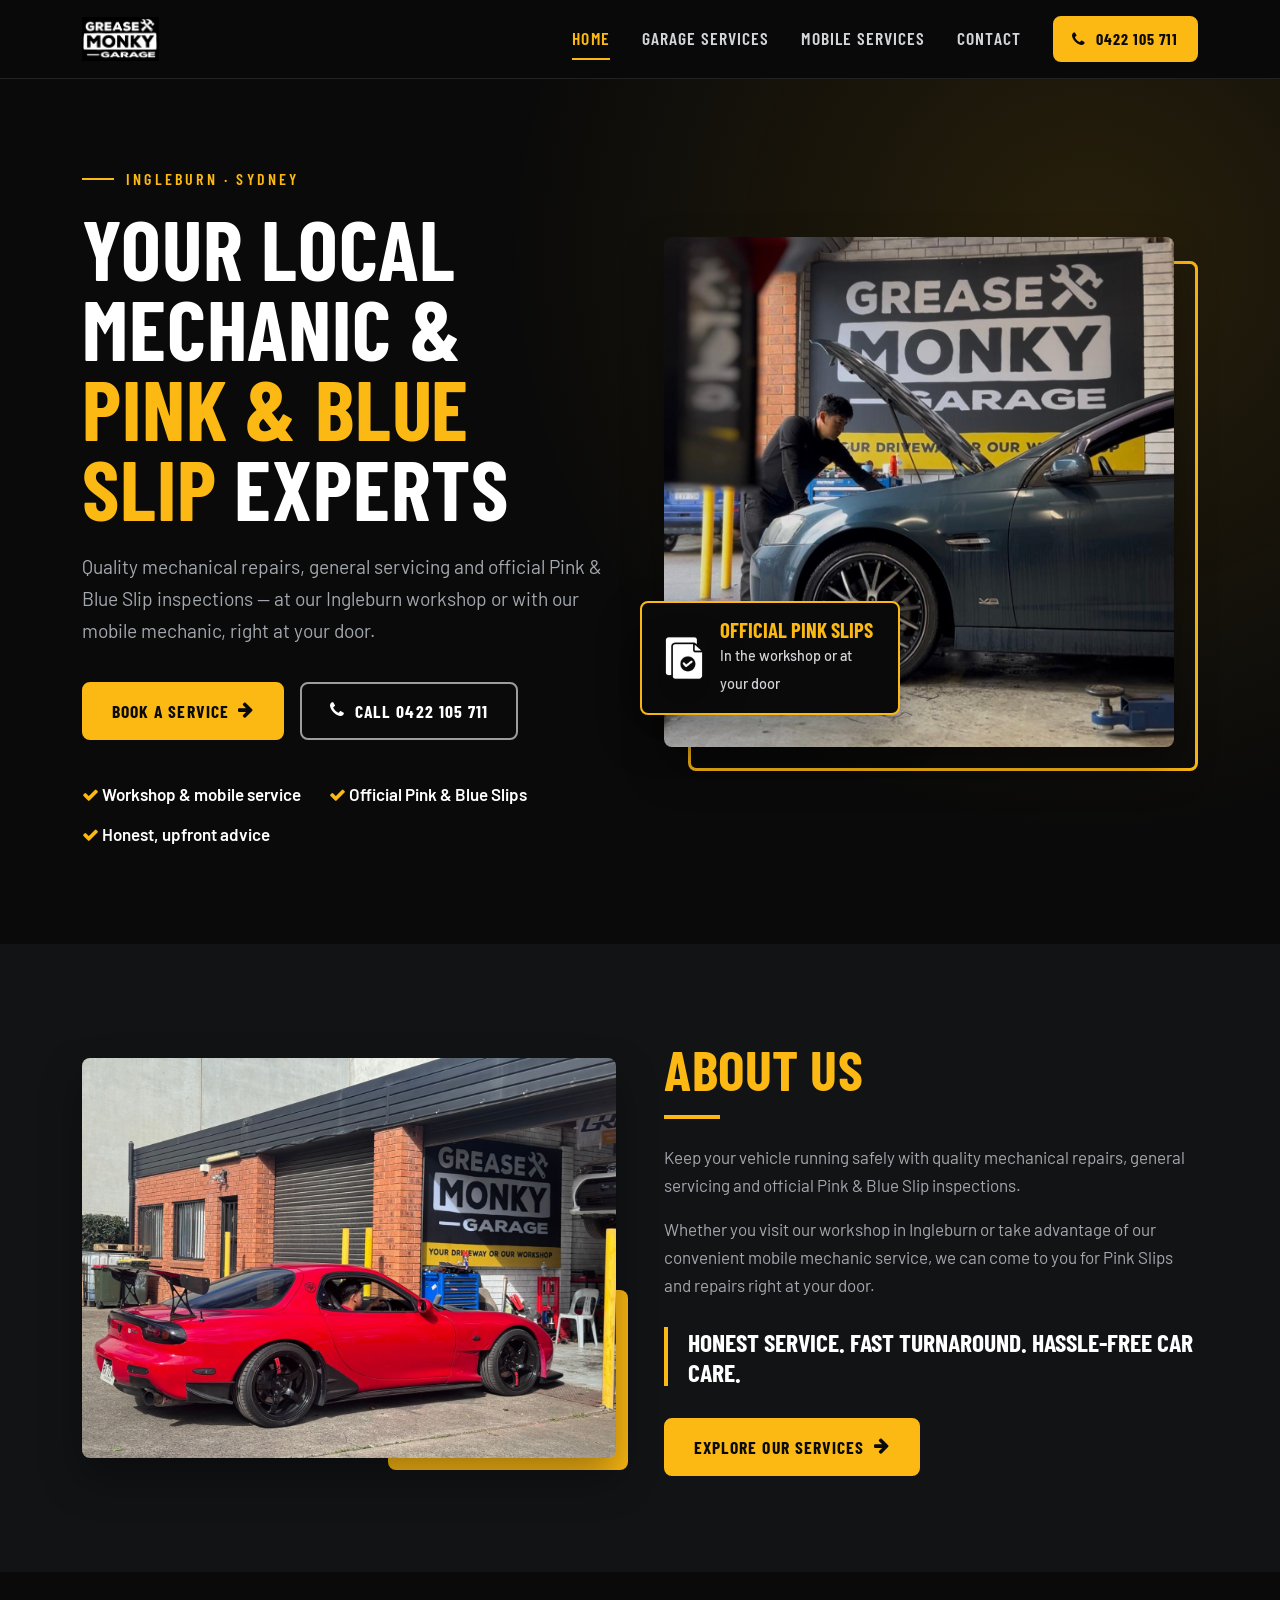
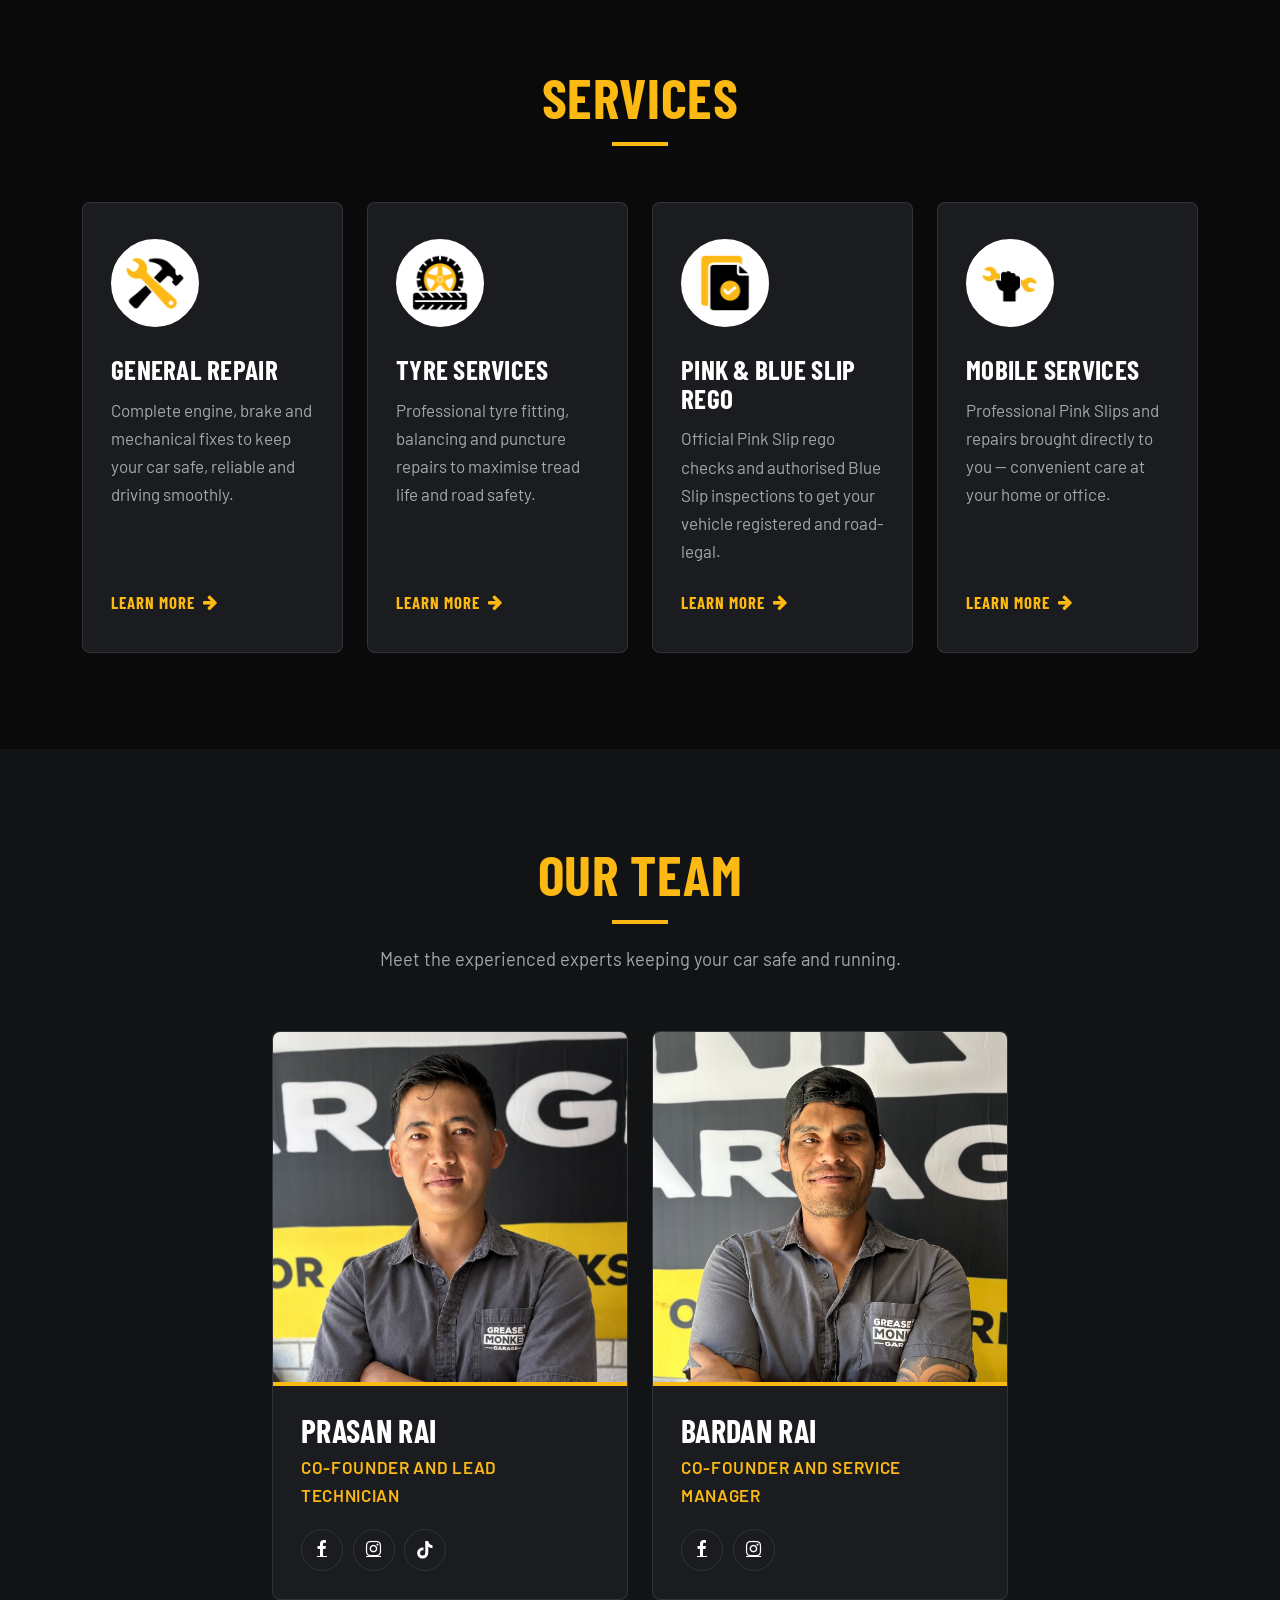
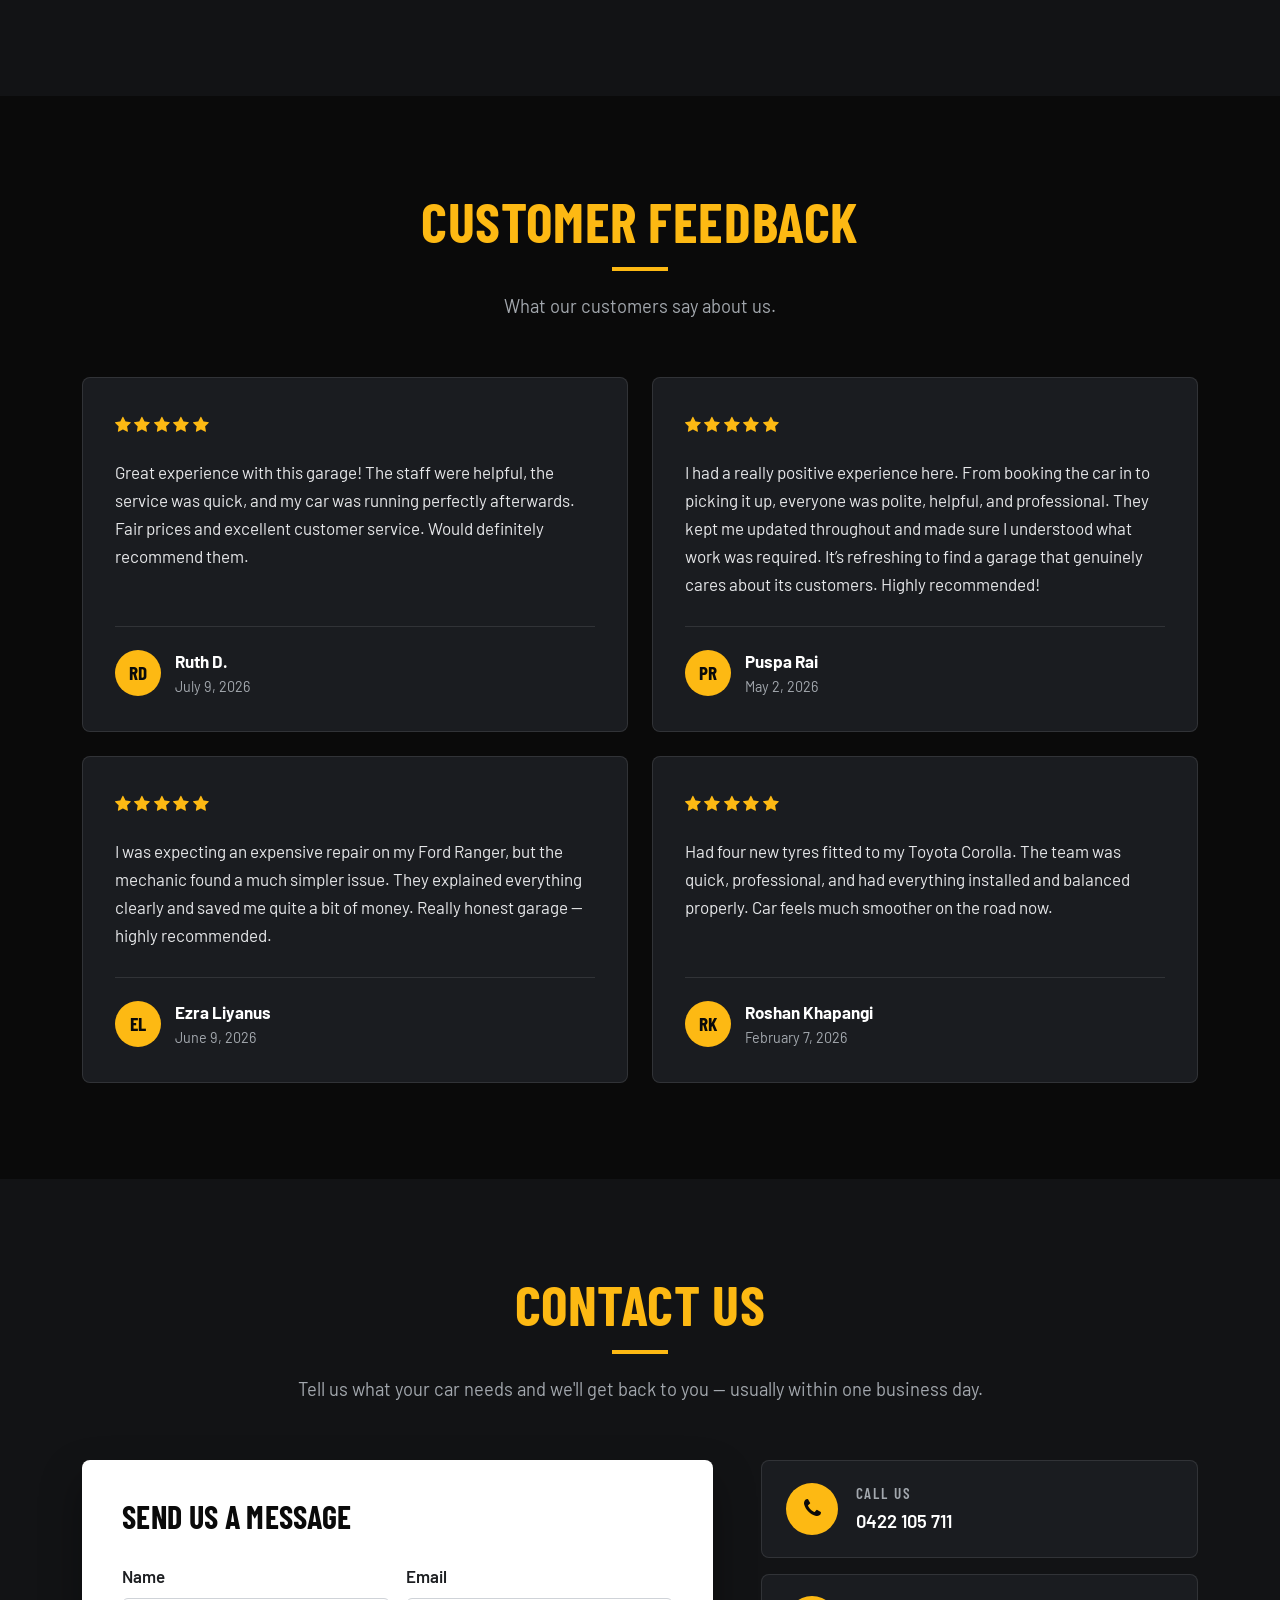
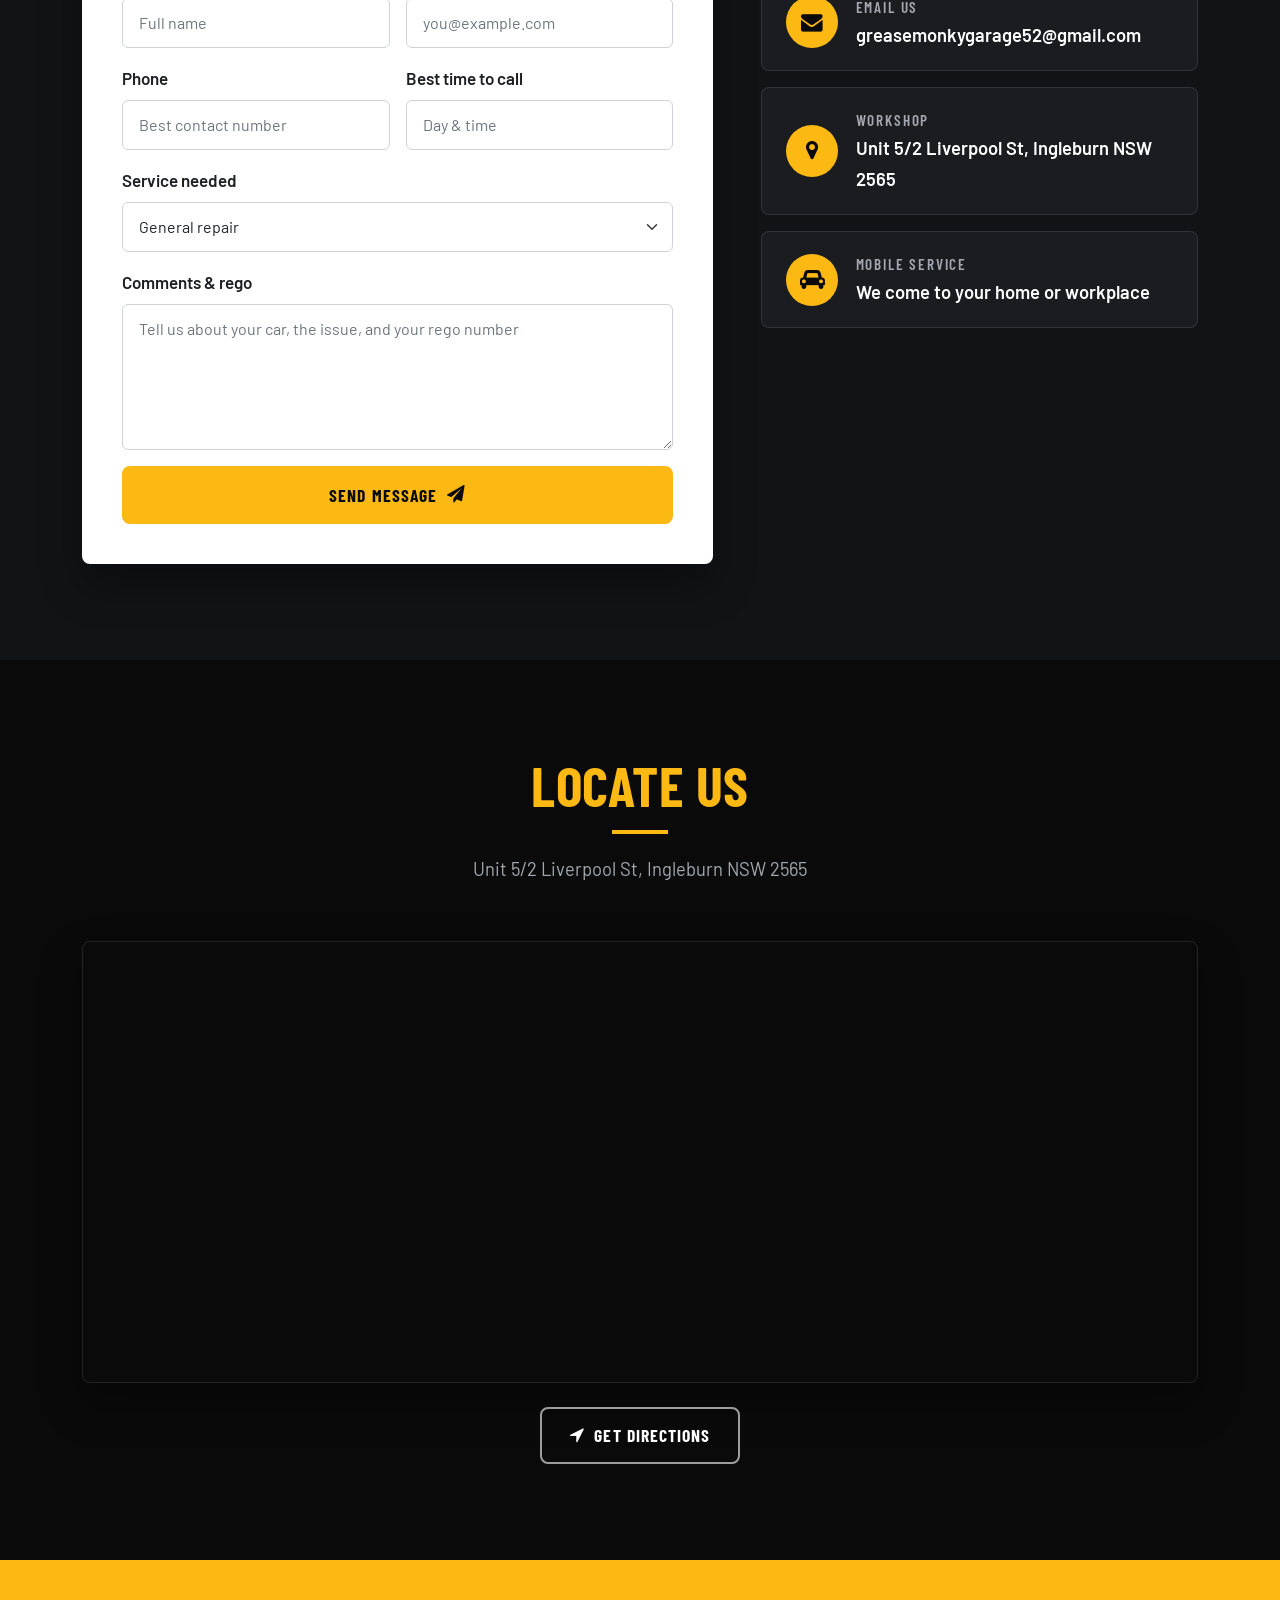
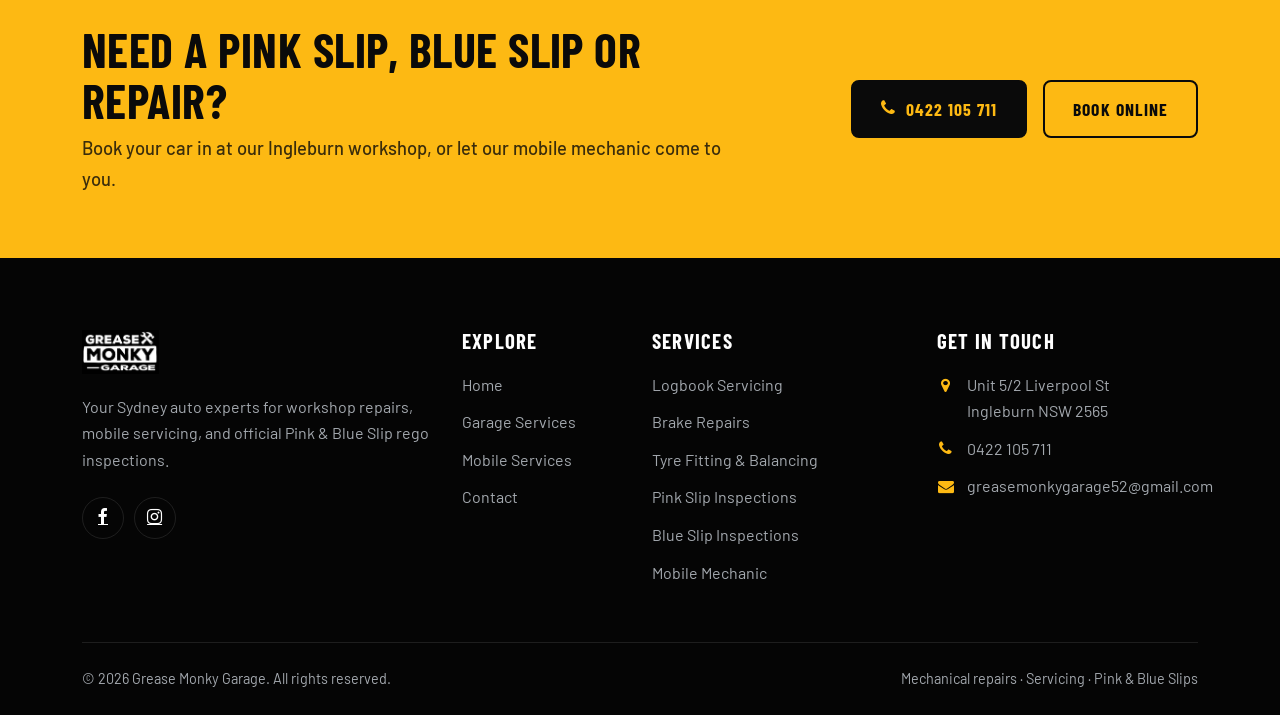
<file: index.html>
<!DOCTYPE html>
<html lang="en-AU">

<head>
    <meta charset="utf-8">
    <meta name="viewport" content="width=device-width, initial-scale=1">
    <title>Grease Monky Garage | Mechanic, Pink &amp; Blue Slips in Ingleburn, Sydney</title>
    <meta name="description" content="Mechanical repairs, general servicing and official Pink &amp; Blue Slip inspections in Ingleburn, Sydney. Visit our workshop or book our mobile mechanic to come to you.">
    <meta property="og:type" content="website">
    <meta property="og:title" content="Grease Monky Garage | Mechanic, Pink &amp; Blue Slips in Ingleburn">
    <meta property="og:description" content="Honest service. Fast turnaround. Hassle-free car care — in our workshop or at your door.">
    <meta property="og:image" content="https://www.greasemonkygarage.com/assets/img/home/hero-workshop.jpg">
    <link rel="icon" type="image/png" href="assets/img/icons/general-repair.png">
    <link rel="preconnect" href="https://fonts.googleapis.com">
    <link rel="preconnect" href="https://fonts.gstatic.com" crossorigin>
    <link rel="stylesheet" href="https://fonts.googleapis.com/css2?family=Barlow+Condensed:wght@600;700&amp;family=Barlow:wght@400;500;600;700&amp;display=swap">
    <link rel="stylesheet" href="assets/bootstrap/css/bootstrap.min.css">
    <link rel="stylesheet" href="assets/fonts/font-awesome.min.css">
    <link rel="stylesheet" href="assets/css/styles.css">
    <script type="application/ld+json">
    {
        "@context": "https://schema.org",
        "@type": "AutoRepair",
        "name": "Grease Monky Garage",
        "url": "https://www.greasemonkygarage.com/",
        "image": "https://www.greasemonkygarage.com/assets/img/home/hero-workshop.jpg",
        "telephone": "+61 422 105 711",
        "email": "greasemonkygarage52@gmail.com",
        "address": {
            "@type": "PostalAddress",
            "streetAddress": "Unit 5/2 Liverpool St",
            "addressLocality": "Ingleburn",
            "addressRegion": "NSW",
            "postalCode": "2565",
            "addressCountry": "AU"
        },
        "areaServed": "Sydney",
        "sameAs": [
            "https://www.facebook.com/p/Grease-Monky-Garage-61589261166092/",
            "https://www.instagram.com/grease_monky_garage/"
        ]
    }
    </script>
</head>

<body>
    <a class="skip-link" href="#main">Skip to content</a>

    <header class="site-header">
        <nav class="navbar navbar-expand-lg navbar-dark" aria-label="Main">
            <div class="container">
                <a class="navbar-brand" href="index.html"><img class="site-logo" src="assets/img/brand/logo.jpg" alt="Grease Monky Garage – home" width="77" height="44"></a>
                <button class="navbar-toggler" type="button" data-bs-toggle="collapse" data-bs-target="#site-nav" aria-controls="site-nav" aria-expanded="false" aria-label="Toggle navigation">
                    <span class="navbar-toggler-icon"></span>
                </button>
                <div class="collapse navbar-collapse" id="site-nav">
                    <ul class="navbar-nav ms-auto align-items-lg-center">
                        <li class="nav-item"><a class="nav-link active" href="index.html" aria-current="page">Home</a></li>
                        <li class="nav-item"><a class="nav-link" href="garage.html">Garage Services</a></li>
                        <li class="nav-item"><a class="nav-link" href="mobile.html">Mobile Services</a></li>
                        <li class="nav-item"><a class="nav-link" href="index.html#contact">Contact</a></li>
                        <li class="nav-item ms-lg-3"><a class="btn btn-brand btn-sm header-cta" href="tel:+61422105711"><i class="fa fa-phone" aria-hidden="true"></i> 0422 105 711</a></li>
                    </ul>
                </div>
            </div>
        </nav>
    </header>

    <main id="main">
        <section class="hero">
            <div class="container">
                <div class="row align-items-center gx-lg-5">
                    <div class="col-lg-6">
                        <p class="eyebrow">Ingleburn &middot; Sydney</p>
                        <h1 class="hero-title">Your local mechanic &amp; <span>Pink &amp; Blue Slip</span> experts</h1>
                        <p class="hero-text">Quality mechanical repairs, general servicing and official Pink &amp; Blue Slip inspections — at our Ingleburn workshop or with our mobile mechanic, right at your door.</p>
                        <div class="hero-actions">
                            <a class="btn btn-brand" href="#contact">Book a service <i class="fa fa-arrow-right" aria-hidden="true"></i></a>
                            <a class="btn btn-outline-white" href="tel:+61422105711"><i class="fa fa-phone" aria-hidden="true"></i> Call 0422 105 711</a>
                        </div>
                        <ul class="hero-points list-unstyled mb-0">
                            <li><i class="fa fa-check text-yellow" aria-hidden="true"></i> Workshop &amp; mobile service</li>
                            <li><i class="fa fa-check text-yellow" aria-hidden="true"></i> Official Pink &amp; Blue Slips</li>
                            <li><i class="fa fa-check text-yellow" aria-hidden="true"></i> Honest, upfront advice</li>
                        </ul>
                    </div>
                    <div class="col-lg-6">
                        <div class="hero-media">
                            <img src="assets/img/home/hero-workshop.jpg" alt="Mechanic working under the bonnet of a car at Grease Monky Garage" width="1284" height="1208">
                            <div class="hero-badge">
                                <img src="assets/img/icons/pink-slip-rego-reversed.png" alt="">
                                <div>
                                    <strong>Official Pink Slips</strong>
                                    <span>In the workshop or at your door</span>
                                </div>
                            </div>
                        </div>
                    </div>
                </div>
            </div>
        </section>

        <section class="section section-alt" id="about" aria-labelledby="about-heading">
            <div class="container">
                <div class="row align-items-center gy-5 gx-lg-5">
                    <div class="col-lg-6">
                        <div class="about-media">
                            <img src="assets/img/home/workshop-exterior.jpg" alt="Red sports car parked outside the Grease Monky Garage workshop" width="1400" height="1050" loading="lazy">
                        </div>
                    </div>
                    <div class="col-lg-6 about-text">
                        <div class="section-header section-header-start mb-4">
                            <h2 id="about-heading" class="section-title">About Us</h2>
                        </div>
                        <p>Keep your vehicle running safely with quality mechanical repairs, general servicing and official Pink &amp; Blue Slip inspections.</p>
                        <p>Whether you visit our workshop in Ingleburn or take advantage of our convenient mobile mechanic service, we can come to you for Pink Slips and repairs right at your door.</p>
                        <p class="about-tagline">Honest service. Fast turnaround. Hassle-free car care.</p>
                        <a class="btn btn-brand" href="garage.html">Explore our services <i class="fa fa-arrow-right" aria-hidden="true"></i></a>
                    </div>
                </div>
            </div>
        </section>

        <section class="section" id="services" aria-labelledby="services-heading">
            <div class="container">
                <div class="section-header">
                    <h2 id="services-heading" class="section-title">Services</h2>
                </div>
                <div class="row g-4">
                    <div class="col-md-6 col-xl-3">
                        <article class="service-card">
                            <div class="service-card-icon">
                                <img src="assets/img/icons/general-repair.png" alt="" width="58" height="58">
                                <img class="service-card-icon-hover" src="assets/img/icons/general-repair-reversed.png" alt="" width="58" height="58">
                            </div>
                            <h3 class="service-card-title">General Repair</h3>
                            <p class="service-card-text">Complete engine, brake and mechanical fixes to keep your car safe, reliable and driving smoothly.</p>
                            <a class="link-arrow" href="garage.html">Learn more <i class="fa fa-arrow-right" aria-hidden="true"></i></a>
                        </article>
                    </div>
                    <div class="col-md-6 col-xl-3">
                        <article class="service-card">
                            <div class="service-card-icon">
                                <img src="assets/img/icons/tyre-services.png" alt="" width="58" height="58">
                                <img class="service-card-icon-hover" src="assets/img/icons/tyre-services-reversed.png" alt="" width="58" height="58">
                            </div>
                            <h3 class="service-card-title">Tyre Services</h3>
                            <p class="service-card-text">Professional tyre fitting, balancing and puncture repairs to maximise tread life and road safety.</p>
                            <a class="link-arrow" href="garage.html">Learn more <i class="fa fa-arrow-right" aria-hidden="true"></i></a>
                        </article>
                    </div>
                    <div class="col-md-6 col-xl-3">
                        <article class="service-card">
                            <div class="service-card-icon">
                                <img src="assets/img/icons/pink-slip-rego.png" alt="" width="58" height="58">
                                <img class="service-card-icon-hover" src="assets/img/icons/pink-slip-rego-reversed.png" alt="" width="58" height="58">
                            </div>
                            <h3 class="service-card-title">Pink &amp; Blue Slip Rego</h3>
                            <p class="service-card-text">Official Pink Slip rego checks and authorised Blue Slip inspections to get your vehicle registered and road-legal.</p>
                            <a class="link-arrow" href="garage.html">Learn more <i class="fa fa-arrow-right" aria-hidden="true"></i></a>
                        </article>
                    </div>
                    <div class="col-md-6 col-xl-3">
                        <article class="service-card">
                            <div class="service-card-icon">
                                <img src="assets/img/icons/mobile-services.png" alt="" width="58" height="58">
                                <img class="service-card-icon-hover" src="assets/img/icons/mobile-services-reversed.png" alt="" width="58" height="58">
                            </div>
                            <h3 class="service-card-title">Mobile Services</h3>
                            <p class="service-card-text">Professional Pink Slips and repairs brought directly to you — convenient care at your home or office.</p>
                            <a class="link-arrow" href="mobile.html">Learn more <i class="fa fa-arrow-right" aria-hidden="true"></i></a>
                        </article>
                    </div>
                </div>
            </div>
        </section>

        <section class="section section-alt" id="team" aria-labelledby="team-heading">
            <div class="container">
                <div class="section-header">
                    <h2 id="team-heading" class="section-title">Our Team</h2>
                    <p class="section-lead">Meet the experienced experts keeping your car safe and running.</p>
                </div>
                <div class="row g-4 justify-content-center">
                    <div class="col-md-6 col-lg-5 col-xl-4">
                        <article class="team-card">
                            <img class="team-card-photo" src="assets/img/team/prasan-rai.jpg" alt="Prasan Rai" width="1086" height="1448" loading="lazy">
                            <div class="team-card-body">
                                <h3 class="team-card-name">Prasan Rai</h3>
                                <p class="team-card-role">Co-founder and Lead Technician</p>
                                <div class="social-icons">
                                    <a href="https://www.facebook.com/prasan.rai.7921" target="_blank" rel="noopener" aria-label="Prasan Rai on Facebook"><i class="fa fa-facebook" aria-hidden="true"></i></a>
                                    <a href="https://www.instagram.com/prasan.rai.7921?igsh=MTdoMXN3dTlzZmJhaQ==" target="_blank" rel="noopener" aria-label="Prasan Rai on Instagram"><i class="fa fa-instagram" aria-hidden="true"></i></a>
                                    <a href="https://www.tiktok.com/@prasanrai52?_r=1&amp;_t=ZP-98oF3a05pa3" target="_blank" rel="noopener" aria-label="Prasan Rai on TikTok"><svg xmlns="http://www.w3.org/2000/svg" viewBox="-32 0 512 512" width="1em" height="1em" fill="currentColor" aria-hidden="true">
                                            <!--! Font Awesome Free 6.1.1 by @fontawesome - https://fontawesome.com License - https://fontawesome.com/license/free (Icons: CC BY 4.0, Fonts: SIL OFL 1.1, Code: MIT License) Copyright 2022 Fonticons, Inc. -->
                                            <path d="M448,209.91a210.06,210.06,0,0,1-122.77-39.25V349.38A162.55,162.55,0,1,1,185,188.31V278.2a74.62,74.62,0,1,0,52.23,71.18V0l88,0a121.18,121.18,0,0,0,1.86,22.17h0A122.18,122.18,0,0,0,381,102.39a121.43,121.43,0,0,0,67,20.14Z"></path>
                                        </svg></a>
                                </div>
                            </div>
                        </article>
                    </div>
                    <div class="col-md-6 col-lg-5 col-xl-4">
                        <article class="team-card">
                            <img class="team-card-photo" src="assets/img/team/bardan-rai.jpg" alt="Bardan Rai" width="2338" height="3117" loading="lazy">
                            <div class="team-card-body">
                                <h3 class="team-card-name">Bardan Rai</h3>
                                <p class="team-card-role">Co-founder and Service Manager</p>
                                <div class="social-icons">
                                    <a href="https://www.facebook.com/bardandotrai" target="_blank" rel="noopener" aria-label="Bardan Rai on Facebook"><i class="fa fa-facebook" aria-hidden="true"></i></a>
                                    <a href="https://www.instagram.com/_bvrdan?igsh=MWwzdnJwODFod3VoNg==" target="_blank" rel="noopener" aria-label="Bardan Rai on Instagram"><i class="fa fa-instagram" aria-hidden="true"></i></a>
                                </div>
                            </div>
                        </article>
                    </div>
                </div>
            </div>
        </section>

        <section class="section" id="feedback" aria-labelledby="feedback-heading">
            <div class="container">
                <div class="section-header">
                    <h2 id="feedback-heading" class="section-title">Customer Feedback</h2>
                    <p class="section-lead">What our customers say about us.</p>
                </div>
                <div class="row g-4">
                    <div class="col-md-6">
                        <figure class="testimonial-card">
                            <p class="testimonial-stars"><span class="visually-hidden">Rated 5 out of 5</span><i class="fa fa-star" aria-hidden="true"></i><i class="fa fa-star" aria-hidden="true"></i><i class="fa fa-star" aria-hidden="true"></i><i class="fa fa-star" aria-hidden="true"></i><i class="fa fa-star" aria-hidden="true"></i></p>
                            <blockquote class="testimonial-quote">
                                <p>Great experience with this garage! The staff were helpful, the service was quick, and my car was running perfectly afterwards. Fair prices and excellent customer service. Would definitely recommend them.</p>
                            </blockquote>
                            <figcaption class="testimonial-author">
                                <span class="testimonial-initials" aria-hidden="true">RD</span>
                                <span><span class="testimonial-name">Ruth D.</span><span class="testimonial-date">July 9, 2026</span></span>
                            </figcaption>
                        </figure>
                    </div>
                    <div class="col-md-6">
                        <figure class="testimonial-card">
                            <p class="testimonial-stars"><span class="visually-hidden">Rated 5 out of 5</span><i class="fa fa-star" aria-hidden="true"></i><i class="fa fa-star" aria-hidden="true"></i><i class="fa fa-star" aria-hidden="true"></i><i class="fa fa-star" aria-hidden="true"></i><i class="fa fa-star" aria-hidden="true"></i></p>
                            <blockquote class="testimonial-quote">
                                <p>I had a really positive experience here. From booking the car in to picking it up, everyone was polite, helpful, and professional. They kept me updated throughout and made sure I understood what work was required. It’s refreshing to find a garage that genuinely cares about its customers. Highly recommended!</p>
                            </blockquote>
                            <figcaption class="testimonial-author">
                                <span class="testimonial-initials" aria-hidden="true">PR</span>
                                <span><span class="testimonial-name">Puspa Rai</span><span class="testimonial-date">May 2, 2026</span></span>
                            </figcaption>
                        </figure>
                    </div>
                    <div class="col-md-6">
                        <figure class="testimonial-card">
                            <p class="testimonial-stars"><span class="visually-hidden">Rated 5 out of 5</span><i class="fa fa-star" aria-hidden="true"></i><i class="fa fa-star" aria-hidden="true"></i><i class="fa fa-star" aria-hidden="true"></i><i class="fa fa-star" aria-hidden="true"></i><i class="fa fa-star" aria-hidden="true"></i></p>
                            <blockquote class="testimonial-quote">
                                <p>I was expecting an expensive repair on my Ford Ranger, but the mechanic found a much simpler issue. They explained everything clearly and saved me quite a bit of money. Really honest garage — highly recommended.</p>
                            </blockquote>
                            <figcaption class="testimonial-author">
                                <span class="testimonial-initials" aria-hidden="true">EL</span>
                                <span><span class="testimonial-name">Ezra Liyanus</span><span class="testimonial-date">June 9, 2026</span></span>
                            </figcaption>
                        </figure>
                    </div>
                    <div class="col-md-6">
                        <figure class="testimonial-card">
                            <p class="testimonial-stars"><span class="visually-hidden">Rated 5 out of 5</span><i class="fa fa-star" aria-hidden="true"></i><i class="fa fa-star" aria-hidden="true"></i><i class="fa fa-star" aria-hidden="true"></i><i class="fa fa-star" aria-hidden="true"></i><i class="fa fa-star" aria-hidden="true"></i></p>
                            <blockquote class="testimonial-quote">
                                <p>Had four new tyres fitted to my Toyota Corolla. The team was quick, professional, and had everything installed and balanced properly. Car feels much smoother on the road now.</p>
                            </blockquote>
                            <figcaption class="testimonial-author">
                                <span class="testimonial-initials" aria-hidden="true">RK</span>
                                <span><span class="testimonial-name">Roshan Khapangi</span><span class="testimonial-date">February 7, 2026</span></span>
                            </figcaption>
                        </figure>
                    </div>
                </div>
            </div>
        </section>

        <section class="section section-alt" id="contact" aria-labelledby="contact-heading">
            <div class="container">
                <div class="section-header">
                    <h2 id="contact-heading" class="section-title">Contact Us</h2>
                    <p class="section-lead">Tell us what your car needs and we'll get back to you — usually within one business day.</p>
                </div>
                <div class="row g-4 g-lg-5">
                    <div class="col-lg-7">
                        <form class="contact-form-card" action="https://api.web3forms.com/submit" method="post">
                            <!-- Web3Forms access key (safe to be public). Get yours free at web3forms.com using greasemonkygarage52@gmail.com -->
                            <input type="hidden" name="access_key" value="526694f2-91a9-45f2-b102-e104b9793822">
                            <input type="hidden" name="subject" value="New website enquiry – Grease Monky Garage">
                            <input type="hidden" name="from_name" value="Grease Monky Garage Website">
                            <input type="hidden" name="redirect" value="https://www.greasemonkygarage.com/thanks.html">
                            <input type="checkbox" name="botcheck" class="d-none" style="display: none;" tabindex="-1" autocomplete="off" aria-hidden="true">
                            <h3>Send us a message</h3>
                            <div class="row g-3">
                                <div class="col-sm-6">
                                    <label class="form-label" for="name">Name</label>
                                    <input class="form-control" type="text" id="name" name="name" autocomplete="name" required placeholder="Full name">
                                </div>
                                <div class="col-sm-6">
                                    <label class="form-label" for="email">Email</label>
                                    <input class="form-control" type="email" id="email" name="email" autocomplete="email" required placeholder="you@example.com">
                                </div>
                                <div class="col-sm-6">
                                    <label class="form-label" for="phone">Phone</label>
                                    <input class="form-control" type="tel" id="phone" name="Phone" autocomplete="tel" placeholder="Best contact number">
                                </div>
                                <div class="col-sm-6">
                                    <label class="form-label" for="calltime">Best time to call</label>
                                    <input class="form-control" type="text" id="calltime" name="Call Time" placeholder="Day &amp; time">
                                </div>
                                <div class="col-12">
                                    <label class="form-label" for="service">Service needed</label>
                                    <select class="form-select" id="service" name="Service">
                                        <option>General repair</option>
                                        <option>Logbook servicing</option>
                                        <option>Tyres</option>
                                        <option>Pink Slip inspection</option>
                                        <option>Blue Slip inspection</option>
                                        <option>Mobile service</option>
                                        <option>Pre-purchase inspection</option>
                                        <option>Something else</option>
                                    </select>
                                </div>
                                <div class="col-12">
                                    <label class="form-label" for="comments">Comments &amp; rego</label>
                                    <textarea class="form-control" id="comments" name="Comments" rows="5" placeholder="Tell us about your car, the issue, and your rego number"></textarea>
                                </div>
                                <div class="col-12">
                                    <button class="btn btn-brand w-100" type="submit">Send message <i class="fa fa-paper-plane" aria-hidden="true"></i></button>
                                </div>
                            </div>
                        </form>
                    </div>
                    <div class="col-lg-5">
                        <ul class="contact-details">
                            <li class="contact-detail">
                                <span class="contact-detail-icon"><i class="fa fa-phone" aria-hidden="true"></i></span>
                                <span><span class="contact-detail-label">Call us</span><a class="contact-detail-value" href="tel:+61422105711">0422 105 711</a></span>
                            </li>
                            <li class="contact-detail">
                                <span class="contact-detail-icon"><i class="fa fa-envelope" aria-hidden="true"></i></span>
                                <span><span class="contact-detail-label">Email us</span><a class="contact-detail-value" href="mailto:greasemonkygarage52@gmail.com">greasemonkygarage52@gmail.com</a></span>
                            </li>
                            <li class="contact-detail">
                                <span class="contact-detail-icon"><i class="fa fa-map-marker" aria-hidden="true"></i></span>
                                <span><span class="contact-detail-label">Workshop</span><span class="contact-detail-value">Unit 5/2 Liverpool St, Ingleburn NSW 2565</span></span>
                            </li>
                            <li class="contact-detail">
                                <span class="contact-detail-icon"><i class="fa fa-car" aria-hidden="true"></i></span>
                                <span><span class="contact-detail-label">Mobile service</span><span class="contact-detail-value">We come to your home or workplace</span></span>
                            </li>
                        </ul>
                    </div>
                </div>
            </div>
        </section>

        <section class="section" id="locate" aria-labelledby="locate-heading">
            <div class="container">
                <div class="section-header">
                    <h2 id="locate-heading" class="section-title">Locate Us</h2>
                    <p class="section-lead">Unit 5/2 Liverpool St, Ingleburn NSW 2565</p>
                </div>
                <div class="map-frame">
                    <iframe src="https://www.google.com/maps/embed/v1/place?key=AIzaSyBsRYYjUHNvYGeRARHOIovV7pCvmxliQZg&amp;q=Grease+Monky+Garage+Unit+5%2F2+Liverpool+St%2C+Ingleburn+NSW+2565&amp;zoom=14" title="Map showing Grease Monky Garage in Ingleburn" loading="lazy" allowfullscreen referrerpolicy="no-referrer-when-downgrade"></iframe>
                </div>
                <div class="text-center mt-4">
                    <a class="btn btn-outline-white" href="https://www.google.com/maps/search/?api=1&amp;query=Grease+Monky+Garage+Unit+5%2F2+Liverpool+St+Ingleburn+NSW+2565" target="_blank" rel="noopener"><i class="fa fa-location-arrow" aria-hidden="true"></i> Get directions</a>
                </div>
            </div>
        </section>
    </main>

    <section class="cta-band" aria-labelledby="cta-heading">
        <div class="container">
            <div class="row align-items-center gy-4">
                <div class="col-lg-7">
                    <h2 id="cta-heading" class="cta-band-title">Need a Pink Slip, Blue Slip or repair?</h2>
                    <p class="cta-band-text">Book your car in at our Ingleburn workshop, or let our mobile mechanic come to you.</p>
                </div>
                <div class="col-lg-5">
                    <div class="cta-band-actions">
                        <a class="btn btn-black" href="tel:+61422105711"><i class="fa fa-phone" aria-hidden="true"></i> 0422 105 711</a>
                        <a class="btn btn-outline-black" href="index.html#contact">Book online</a>
                    </div>
                </div>
            </div>
        </div>
    </section>

    <footer class="site-footer">
        <div class="container">
            <div class="row gy-5">
                <div class="col-lg-4">
                    <a href="index.html"><img class="site-logo" src="assets/img/brand/logo.jpg" alt="Grease Monky Garage – home" width="77" height="44" loading="lazy"></a>
                    <p class="footer-about">Your Sydney auto experts for workshop repairs, mobile servicing, and official Pink &amp; Blue Slip rego inspections.</p>
                    <div class="social-icons">
                        <a href="https://www.facebook.com/p/Grease-Monky-Garage-61589261166092/" target="_blank" rel="noopener" aria-label="Grease Monky Garage on Facebook"><i class="fa fa-facebook" aria-hidden="true"></i></a>
                        <a href="https://www.instagram.com/grease_monky_garage/" target="_blank" rel="noopener" aria-label="Grease Monky Garage on Instagram"><i class="fa fa-instagram" aria-hidden="true"></i></a>
                    </div>
                </div>
                <div class="col-6 col-lg-2">
                    <h2 class="footer-title">Explore</h2>
                    <ul class="footer-links">
                        <li><a href="index.html">Home</a></li>
                        <li><a href="garage.html">Garage Services</a></li>
                        <li><a href="mobile.html">Mobile Services</a></li>
                        <li><a href="index.html#contact">Contact</a></li>
                    </ul>
                </div>
                <div class="col-6 col-lg-3">
                    <h2 class="footer-title">Services</h2>
                    <ul class="footer-links">
                        <li><a href="garage.html">Logbook Servicing</a></li>
                        <li><a href="garage.html">Brake Repairs</a></li>
                        <li><a href="garage.html">Tyre Fitting &amp; Balancing</a></li>
                        <li><a href="garage.html">Pink Slip Inspections</a></li>
                        <li><a href="garage.html">Blue Slip Inspections</a></li>
                        <li><a href="mobile.html">Mobile Mechanic</a></li>
                    </ul>
                </div>
                <div class="col-lg-3">
                    <h2 class="footer-title">Get in touch</h2>
                    <ul class="footer-contact">
                        <li><i class="fa fa-map-marker" aria-hidden="true"></i><span>Unit 5/2 Liverpool St<br>Ingleburn NSW 2565</span></li>
                        <li><i class="fa fa-phone" aria-hidden="true"></i><a href="tel:+61422105711">0422 105 711</a></li>
                        <li><i class="fa fa-envelope" aria-hidden="true"></i><a href="mailto:greasemonkygarage52@gmail.com">greasemonkygarage52@gmail.com</a></li>
                    </ul>
                </div>
            </div>
            <div class="footer-bottom d-flex flex-column flex-md-row justify-content-between gap-2">
                <span>&copy; <span data-year>2026</span> Grease Monky Garage. All rights reserved.</span>
                <span>Mechanical repairs &middot; Servicing &middot; Pink &amp; Blue Slips</span>
            </div>
        </div>
    </footer>

    <script src="assets/bootstrap/js/bootstrap.min.js"></script>
    <script src="assets/js/main.js"></script>
</body>

</html>
</file>
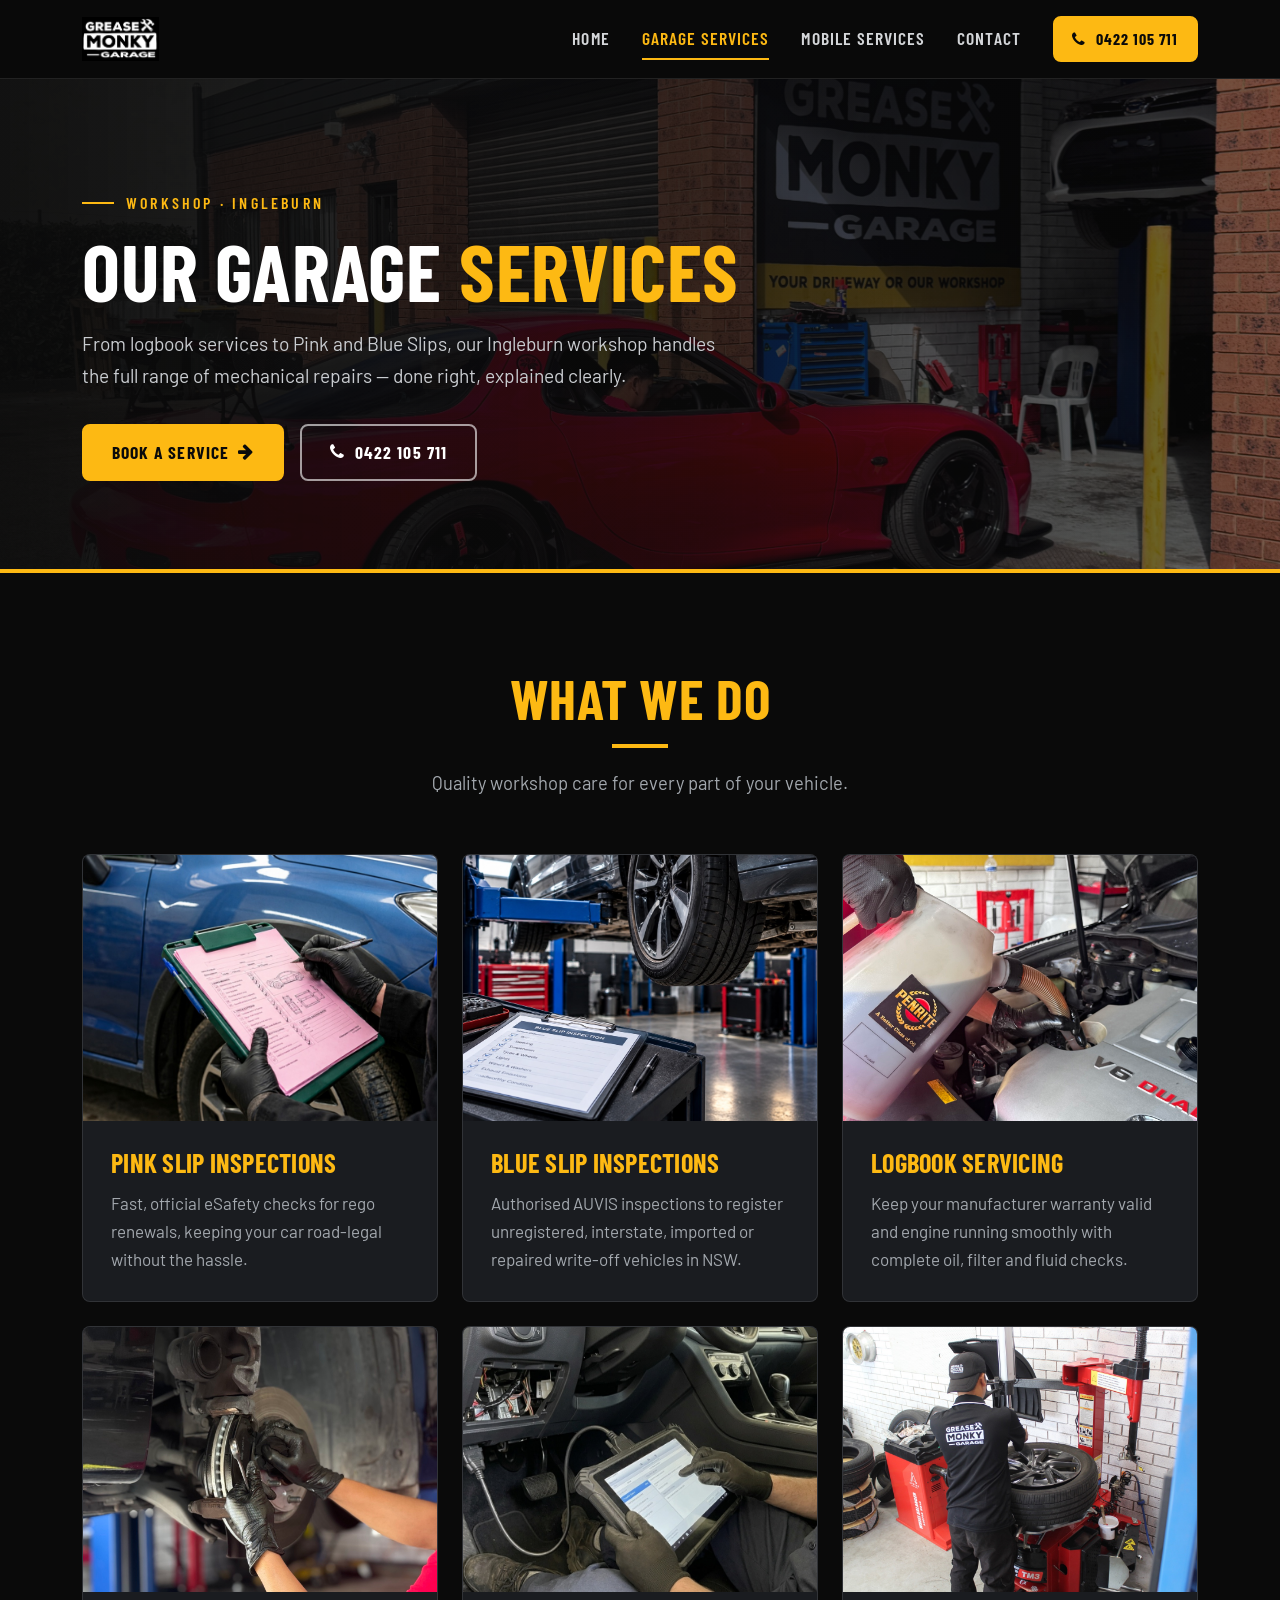
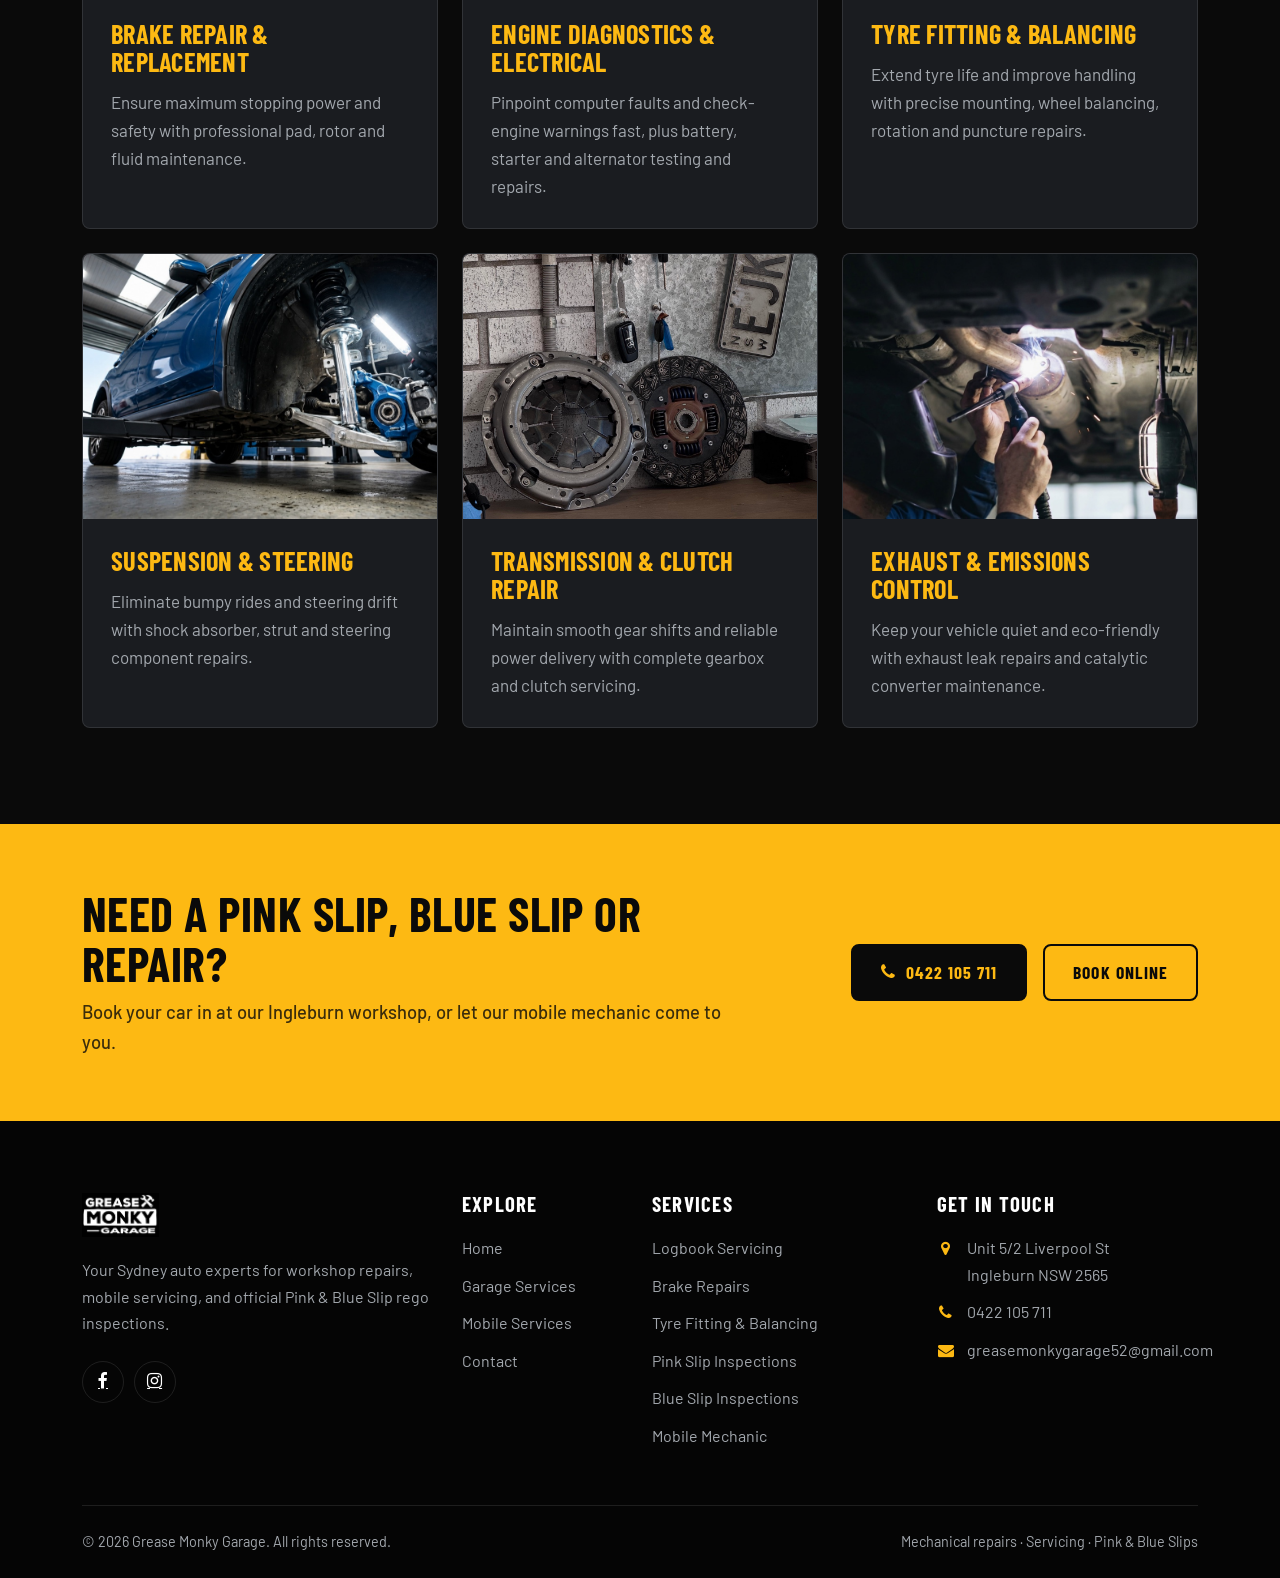
<file: garage.html>
<!DOCTYPE html>
<html lang="en-AU">

<head>
    <meta charset="utf-8">
    <meta name="viewport" content="width=device-width, initial-scale=1">
    <title>Garage Services | Grease Monky Garage, Ingleburn</title>
    <meta name="description" content="Logbook servicing, Pink &amp; Blue Slips, brakes, diagnostics, tyres, suspension, clutch, battery and exhaust repairs at our Ingleburn workshop.">
    <link rel="icon" type="image/jpeg" href="assets/img/brand/logo-square.jpg">
    <link rel="apple-touch-icon" href="assets/img/brand/logo-square.jpg">
    <link rel="preconnect" href="https://fonts.googleapis.com">
    <link rel="preconnect" href="https://fonts.gstatic.com" crossorigin>
    <link rel="stylesheet" href="https://fonts.googleapis.com/css2?family=Barlow+Condensed:wght@600;700&amp;family=Barlow:wght@400;500;600;700&amp;display=swap">
    <link rel="stylesheet" href="assets/bootstrap/css/bootstrap.min.css">
    <link rel="stylesheet" href="assets/fonts/font-awesome.min.css">
    <link rel="stylesheet" href="assets/css/styles.css">
</head>

<body>
    <a class="skip-link" href="#main">Skip to content</a>

    <header class="site-header">
        <nav class="navbar navbar-expand-lg navbar-dark" aria-label="Main">
            <div class="container">
                <a class="navbar-brand" href="index.html"><img class="site-logo" src="assets/img/brand/logo.jpg" alt="Grease Monky Garage – home" width="77" height="44"></a>
                <button class="navbar-toggler" type="button" data-bs-toggle="collapse" data-bs-target="#site-nav" aria-controls="site-nav" aria-expanded="false" aria-label="Toggle navigation">
                    <span class="navbar-toggler-icon"></span>
                </button>
                <div class="collapse navbar-collapse" id="site-nav">
                    <ul class="navbar-nav ms-auto align-items-lg-center">
                        <li class="nav-item"><a class="nav-link" href="index.html">Home</a></li>
                        <li class="nav-item"><a class="nav-link active" href="garage.html" aria-current="page">Garage Services</a></li>
                        <li class="nav-item"><a class="nav-link" href="mobile.html">Mobile Services</a></li>
                        <li class="nav-item"><a class="nav-link" href="index.html#contact">Contact</a></li>
                        <li class="nav-item ms-lg-3"><a class="btn btn-brand btn-sm header-cta" href="tel:+61422105711"><i class="fa fa-phone" aria-hidden="true"></i> 0422 105 711</a></li>
                    </ul>
                </div>
            </div>
        </nav>
    </header>

    <main id="main">
        <section class="page-hero">
            <div class="container">
                <p class="eyebrow">Workshop &middot; Ingleburn</p>
                <h1 class="page-hero-title">Our Garage <span>Services</span></h1>
                <p class="page-hero-text">From logbook services to Pink and Blue Slips, our Ingleburn workshop handles the full range of mechanical repairs — done right, explained clearly.</p>
                <div class="hero-actions">
                    <a class="btn btn-brand" href="index.html#contact">Book a service <i class="fa fa-arrow-right" aria-hidden="true"></i></a>
                    <a class="btn btn-outline-white" href="tel:+61422105711"><i class="fa fa-phone" aria-hidden="true"></i> 0422 105 711</a>
                </div>
            </div>
        </section>

        <section class="section" aria-labelledby="garage-services-heading">
            <div class="container">
                <div class="section-header">
                    <h2 id="garage-services-heading" class="section-title">What We Do</h2>
                    <p class="section-lead">Quality workshop care for every part of your vehicle.</p>
                </div>
                <div class="row g-4">
                    <div class="col-md-6 col-lg-4">
                        <article class="garage-card">
                            <div class="garage-card-media"><img src="assets/img/services/pink-slip-inspections.jpg" alt="Mechanic completing a vehicle safety checklist" width="1200" height="654"></div>
                            <div class="garage-card-body">
                                <h3 class="garage-card-title">Pink Slip Inspections</h3>
                                <p class="garage-card-text">Fast, official eSafety checks for rego renewals, keeping your car road-legal without the hassle.</p>
                            </div>
                        </article>
                    </div>
                    <div class="col-md-6 col-lg-4">
                        <article class="garage-card">
                            <div class="garage-card-media"><img src="assets/img/services/blue-slip-inspections.jpg" alt="Blue Slip inspection checklist beside a car on a workshop hoist" width="1200" height="781"></div>
                            <div class="garage-card-body">
                                <h3 class="garage-card-title">Blue Slip Inspections</h3>
                                <p class="garage-card-text">Authorised AUVIS inspections to register unregistered, interstate, imported or repaired write-off vehicles in NSW.</p>
                            </div>
                        </article>
                    </div>
                    <div class="col-md-6 col-lg-4">
                        <article class="garage-card">
                            <div class="garage-card-media"><img src="assets/img/services/logbook-servicing.jpg" alt="Logbook servicing" width="1200" height="900"></div>
                            <div class="garage-card-body">
                                <h3 class="garage-card-title">Logbook Servicing</h3>
                                <p class="garage-card-text">Keep your manufacturer warranty valid and engine running smoothly with complete oil, filter and fluid checks.</p>
                            </div>
                        </article>
                    </div>
                    <div class="col-md-6 col-lg-4">
                        <article class="garage-card">
                            <div class="garage-card-media"><img src="assets/img/services/brake-repair.jpg" alt="Mechanic replacing a brake rotor" width="1200" height="900"></div>
                            <div class="garage-card-body">
                                <h3 class="garage-card-title">Brake Repair &amp; Replacement</h3>
                                <p class="garage-card-text">Ensure maximum stopping power and safety with professional pad, rotor and fluid maintenance.</p>
                            </div>
                        </article>
                    </div>
                    <div class="col-md-6 col-lg-4">
                        <article class="garage-card">
                            <div class="garage-card-media"><img src="assets/img/services/engine-diagnostics.jpg" alt="Mechanic running a computer diagnostic scan" width="1200" height="669"></div>
                            <div class="garage-card-body">
                                <h3 class="garage-card-title">Engine Diagnostics &amp; Electrical</h3>
                                <p class="garage-card-text">Pinpoint computer faults and check-engine warnings fast, plus battery, starter and alternator testing and repairs.</p>
                            </div>
                        </article>
                    </div>
                    <div class="col-md-6 col-lg-4">
                        <article class="garage-card">
                            <div class="garage-card-media"><img src="assets/img/services/tyre-fitting.jpg" alt="Mechanic fitting a tyre at Grease Monky Garage" width="1200" height="900" loading="lazy"></div>
                            <div class="garage-card-body">
                                <h3 class="garage-card-title">Tyre Fitting &amp; Balancing</h3>
                                <p class="garage-card-text">Extend tyre life and improve handling with precise mounting, wheel balancing, rotation and puncture repairs.</p>
                            </div>
                        </article>
                    </div>
                    <div class="col-md-6 col-lg-4">
                        <article class="garage-card">
                            <div class="garage-card-media"><img src="assets/img/services/suspension-steering.jpg" alt="Car suspension and steering components" width="1200" height="654" loading="lazy"></div>
                            <div class="garage-card-body">
                                <h3 class="garage-card-title">Suspension &amp; Steering</h3>
                                <p class="garage-card-text">Eliminate bumpy rides and steering drift with shock absorber, strut and steering component repairs.</p>
                            </div>
                        </article>
                    </div>
                    <div class="col-md-6 col-lg-4">
                        <article class="garage-card">
                            <div class="garage-card-media"><img src="assets/img/services/transmission-clutch.jpg" alt="Clutch and transmission parts" width="1200" height="900" loading="lazy"></div>
                            <div class="garage-card-body">
                                <h3 class="garage-card-title">Transmission &amp; Clutch Repair</h3>
                                <p class="garage-card-text">Maintain smooth gear shifts and reliable power delivery with complete gearbox and clutch servicing.</p>
                            </div>
                        </article>
                    </div>
                    <div class="col-md-6 col-lg-4">
                        <article class="garage-card">
                            <div class="garage-card-media"><img src="assets/img/services/exhaust-emissions.jpg" alt="Mechanic working on an exhaust system" width="1200" height="669" loading="lazy"></div>
                            <div class="garage-card-body">
                                <h3 class="garage-card-title">Exhaust &amp; Emissions Control</h3>
                                <p class="garage-card-text">Keep your vehicle quiet and eco-friendly with exhaust leak repairs and catalytic converter maintenance.</p>
                            </div>
                        </article>
                    </div>
                </div>
            </div>
        </section>
    </main>

    <section class="cta-band" aria-labelledby="cta-heading">
        <div class="container">
            <div class="row align-items-center gy-4">
                <div class="col-lg-7">
                    <h2 id="cta-heading" class="cta-band-title">Need a Pink Slip, Blue Slip or repair?</h2>
                    <p class="cta-band-text">Book your car in at our Ingleburn workshop, or let our mobile mechanic come to you.</p>
                </div>
                <div class="col-lg-5">
                    <div class="cta-band-actions">
                        <a class="btn btn-black" href="tel:+61422105711"><i class="fa fa-phone" aria-hidden="true"></i> 0422 105 711</a>
                        <a class="btn btn-outline-black" href="index.html#contact">Book online</a>
                    </div>
                </div>
            </div>
        </div>
    </section>

    <footer class="site-footer">
        <div class="container">
            <div class="row gy-5">
                <div class="col-lg-4">
                    <a href="index.html"><img class="site-logo" src="assets/img/brand/logo.jpg" alt="Grease Monky Garage – home" width="77" height="44" loading="lazy"></a>
                    <p class="footer-about">Your Sydney auto experts for workshop repairs, mobile servicing, and official Pink &amp; Blue Slip rego inspections.</p>
                    <div class="social-icons">
                        <a href="https://www.facebook.com/p/Grease-Monky-Garage-61589261166092/" target="_blank" rel="noopener" aria-label="Grease Monky Garage on Facebook"><i class="fa fa-facebook" aria-hidden="true"></i></a>
                        <a href="https://www.instagram.com/grease_monky_garage/" target="_blank" rel="noopener" aria-label="Grease Monky Garage on Instagram"><i class="fa fa-instagram" aria-hidden="true"></i></a>
                    </div>
                </div>
                <div class="col-6 col-lg-2">
                    <h2 class="footer-title">Explore</h2>
                    <ul class="footer-links">
                        <li><a href="index.html">Home</a></li>
                        <li><a href="garage.html">Garage Services</a></li>
                        <li><a href="mobile.html">Mobile Services</a></li>
                        <li><a href="index.html#contact">Contact</a></li>
                    </ul>
                </div>
                <div class="col-6 col-lg-3">
                    <h2 class="footer-title">Services</h2>
                    <ul class="footer-links">
                        <li><a href="garage.html">Logbook Servicing</a></li>
                        <li><a href="garage.html">Brake Repairs</a></li>
                        <li><a href="garage.html">Tyre Fitting &amp; Balancing</a></li>
                        <li><a href="garage.html">Pink Slip Inspections</a></li>
                        <li><a href="garage.html">Blue Slip Inspections</a></li>
                        <li><a href="mobile.html">Mobile Mechanic</a></li>
                    </ul>
                </div>
                <div class="col-lg-3">
                    <h2 class="footer-title">Get in touch</h2>
                    <ul class="footer-contact">
                        <li><i class="fa fa-map-marker" aria-hidden="true"></i><span>Unit 5/2 Liverpool St<br>Ingleburn NSW 2565</span></li>
                        <li><i class="fa fa-phone" aria-hidden="true"></i><a href="tel:+61422105711">0422 105 711</a></li>
                        <li><i class="fa fa-envelope" aria-hidden="true"></i><a href="mailto:greasemonkygarage52@gmail.com">greasemonkygarage52@gmail.com</a></li>
                    </ul>
                </div>
            </div>
            <div class="footer-bottom d-flex flex-column flex-md-row justify-content-between gap-2">
                <span>&copy; <span data-year>2026</span> Grease Monky Garage. All rights reserved.</span>
                <span>Mechanical repairs &middot; Servicing &middot; Pink &amp; Blue Slips</span>
            </div>
        </div>
    </footer>

    <script src="assets/bootstrap/js/bootstrap.min.js"></script>
    <script src="assets/js/main.js"></script>
</body>

</html>
</file>
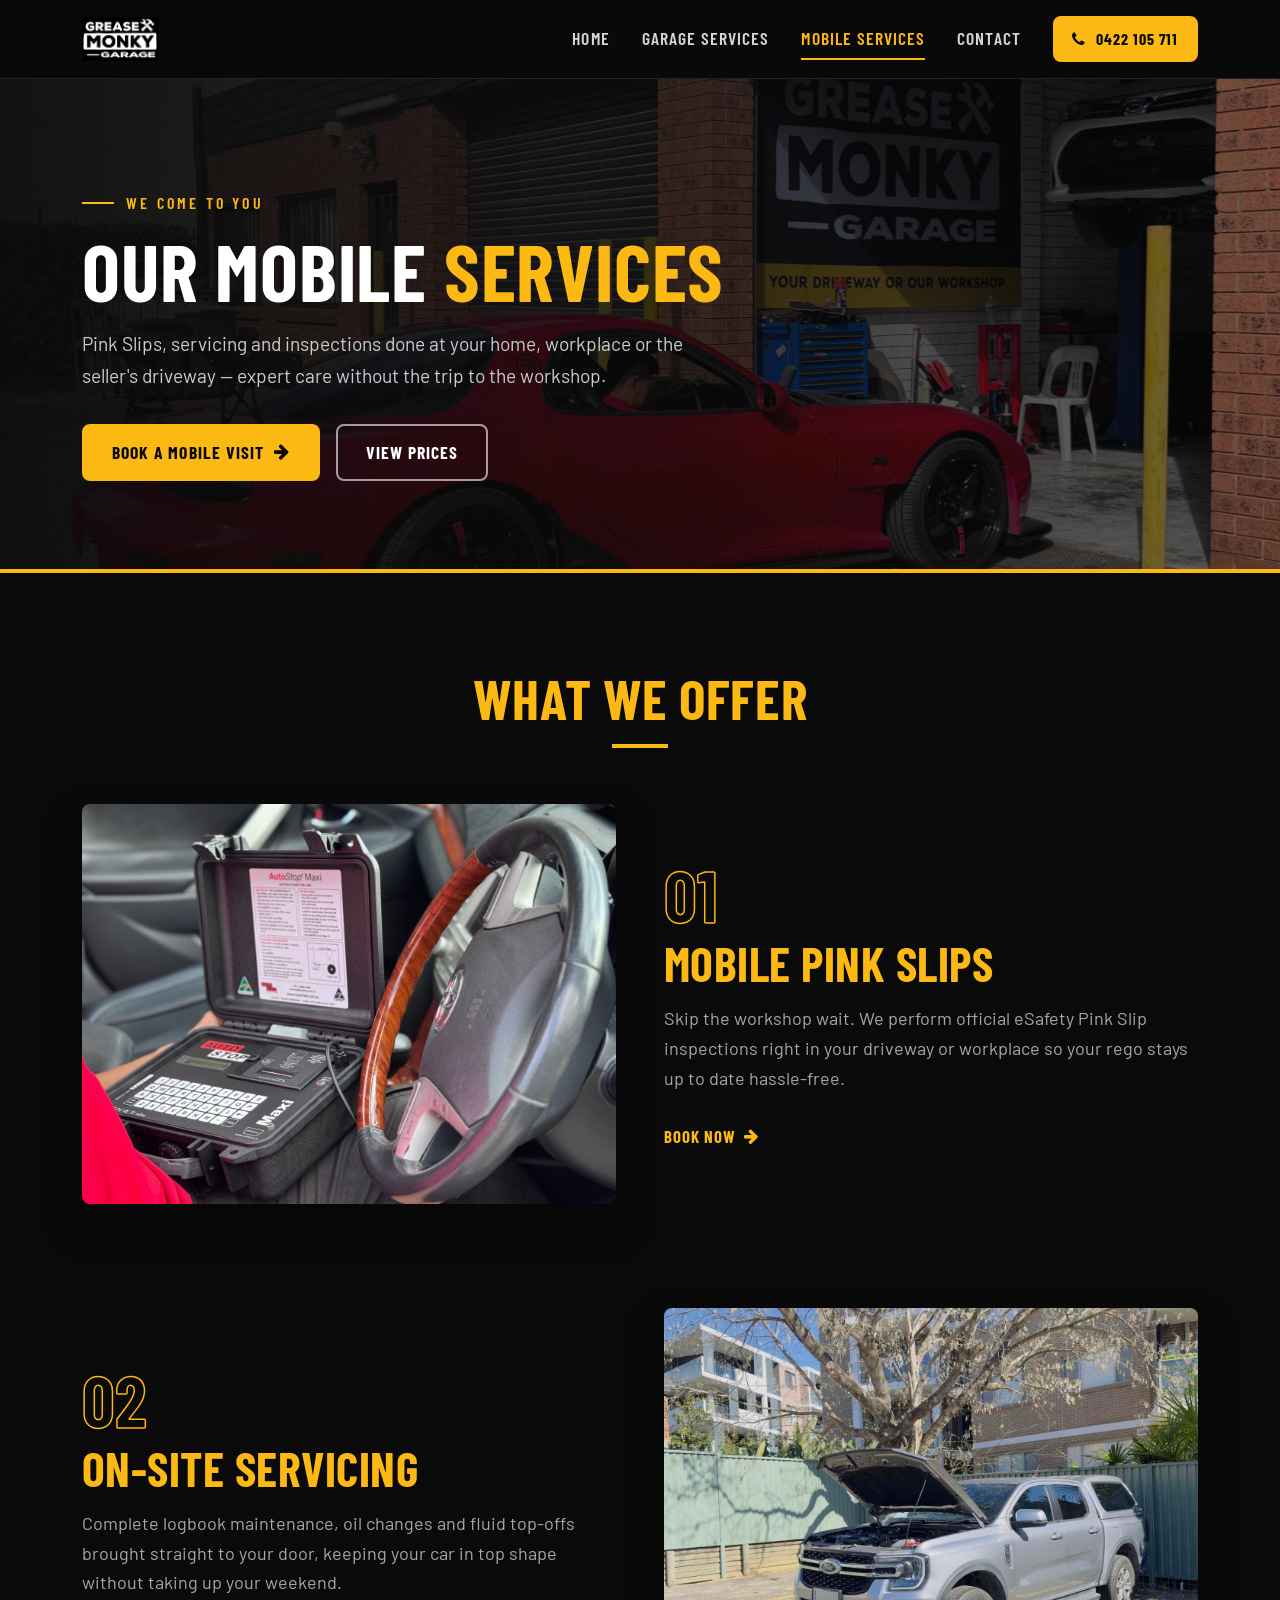
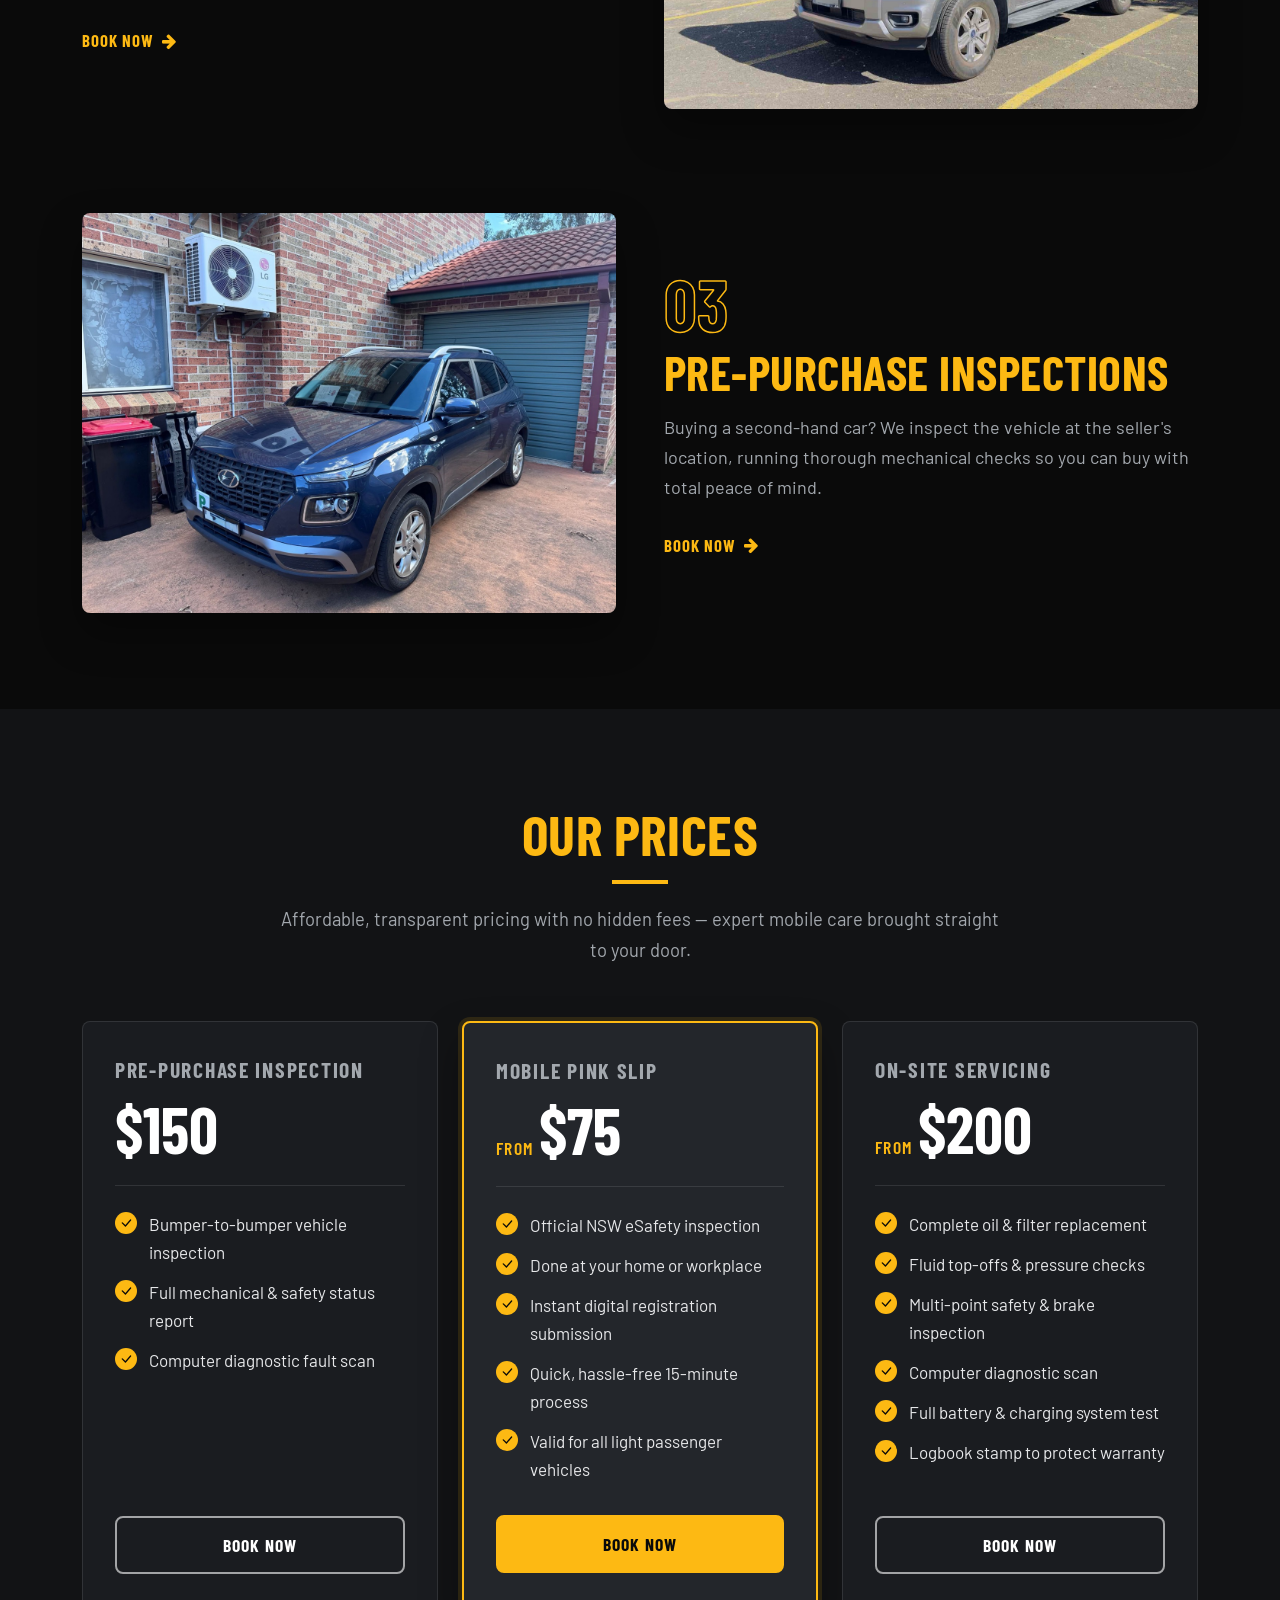
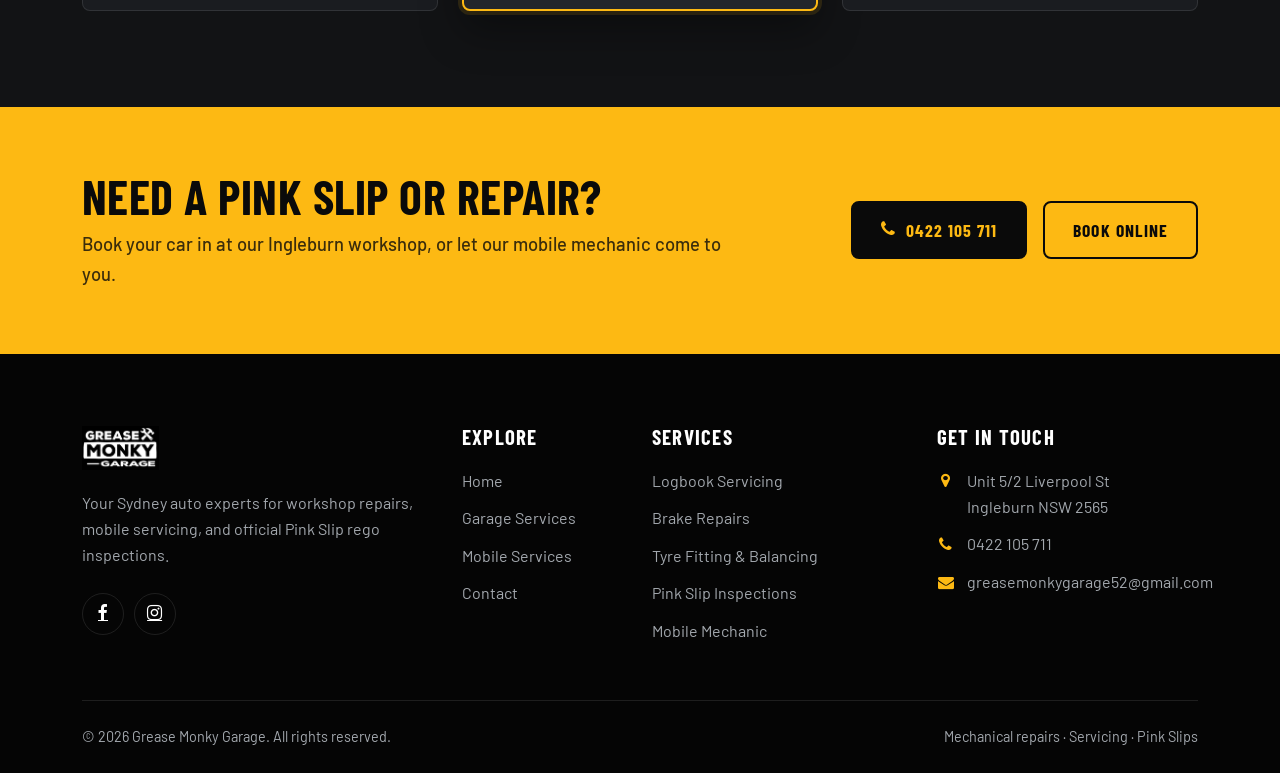
<file: mobile.html>
<!DOCTYPE html>
<html lang="en-AU">

<head>
    <meta charset="utf-8">
    <meta name="viewport" content="width=device-width, initial-scale=1">
    <title>Mobile Mechanic &amp; Pink Slips | Grease Monky Garage</title>
    <meta name="description" content="Mobile Pink Slips, on-site servicing and pre-purchase inspections across Sydney. Transparent pricing from Grease Monky Garage.">
    <link rel="icon" type="image/png" href="assets/img/icons/general-repair.png">
    <link rel="preconnect" href="https://fonts.googleapis.com">
    <link rel="preconnect" href="https://fonts.gstatic.com" crossorigin>
    <link rel="stylesheet" href="https://fonts.googleapis.com/css2?family=Barlow+Condensed:wght@600;700&amp;family=Barlow:wght@400;500;600;700&amp;display=swap">
    <link rel="stylesheet" href="assets/bootstrap/css/bootstrap.min.css">
    <link rel="stylesheet" href="assets/fonts/font-awesome.min.css">
    <link rel="stylesheet" href="assets/css/styles.css">
</head>

<body>
    <a class="skip-link" href="#main">Skip to content</a>

    <header class="site-header">
        <nav class="navbar navbar-expand-lg navbar-dark" aria-label="Main">
            <div class="container">
                <a class="navbar-brand" href="index.html"><img class="site-logo" src="assets/img/brand/logo.jpg" alt="Grease Monky Garage – home" width="77" height="44"></a>
                <button class="navbar-toggler" type="button" data-bs-toggle="collapse" data-bs-target="#site-nav" aria-controls="site-nav" aria-expanded="false" aria-label="Toggle navigation">
                    <span class="navbar-toggler-icon"></span>
                </button>
                <div class="collapse navbar-collapse" id="site-nav">
                    <ul class="navbar-nav ms-auto align-items-lg-center">
                        <li class="nav-item"><a class="nav-link" href="index.html">Home</a></li>
                        <li class="nav-item"><a class="nav-link" href="garage.html">Garage Services</a></li>
                        <li class="nav-item"><a class="nav-link active" href="mobile.html" aria-current="page">Mobile Services</a></li>
                        <li class="nav-item"><a class="nav-link" href="index.html#contact">Contact</a></li>
                        <li class="nav-item ms-lg-3"><a class="btn btn-brand btn-sm header-cta" href="tel:+61422105711"><i class="fa fa-phone" aria-hidden="true"></i> 0422 105 711</a></li>
                    </ul>
                </div>
            </div>
        </nav>
    </header>

    <main id="main">
        <section class="page-hero">
            <div class="container">
                <p class="eyebrow">We come to you</p>
                <h1 class="page-hero-title">Our Mobile <span>Services</span></h1>
                <p class="page-hero-text">Pink Slips, servicing and inspections done at your home, workplace or the seller's driveway — expert care without the trip to the workshop.</p>
                <div class="hero-actions">
                    <a class="btn btn-brand" href="index.html#contact">Book a mobile visit <i class="fa fa-arrow-right" aria-hidden="true"></i></a>
                    <a class="btn btn-outline-white" href="#prices">View prices</a>
                </div>
            </div>
        </section>

        <section class="section" aria-labelledby="mobile-services-heading">
            <div class="container">
                <div class="section-header">
                    <h2 id="mobile-services-heading" class="section-title">What We Offer</h2>
                </div>
                <div class="row feature-row align-items-center gy-4 gx-lg-5">
                    <div class="col-lg-6">
                        <div class="feature-media"><img src="assets/img/mobile/mobile-pink-slip.jpg" alt="eSafety inspection tool on a car seat" width="1400" height="1050"></div>
                    </div>
                    <div class="col-lg-6">
                        <span class="feature-index" aria-hidden="true">01</span>
                        <h3 class="feature-title">Mobile Pink Slips</h3>
                        <p class="feature-text">Skip the workshop wait. We perform official eSafety Pink Slip inspections right in your driveway or workplace so your rego stays up to date hassle-free.</p>
                        <a class="link-arrow" href="index.html#contact">Book now <i class="fa fa-arrow-right" aria-hidden="true"></i></a>
                    </div>
                </div>
                <div class="row feature-row align-items-center gy-4 gx-lg-5">
                    <div class="col-lg-6 order-lg-2">
                        <div class="feature-media"><img src="assets/img/mobile/on-site-servicing.jpg" alt="Ute with its bonnet open for on-site servicing" width="1400" height="1050" loading="lazy"></div>
                    </div>
                    <div class="col-lg-6">
                        <span class="feature-index" aria-hidden="true">02</span>
                        <h3 class="feature-title">On-Site Servicing</h3>
                        <p class="feature-text">Complete logbook maintenance, oil changes and fluid top-offs brought straight to your door, keeping your car in top shape without taking up your weekend.</p>
                        <a class="link-arrow" href="index.html#contact">Book now <i class="fa fa-arrow-right" aria-hidden="true"></i></a>
                    </div>
                </div>
                <div class="row feature-row align-items-center gy-4 gx-lg-5">
                    <div class="col-lg-6">
                        <div class="feature-media"><img src="assets/img/mobile/pre-purchase-inspection.jpg" alt="SUV parked in a driveway ready for a pre-purchase inspection" width="1400" height="1050" loading="lazy"></div>
                    </div>
                    <div class="col-lg-6">
                        <span class="feature-index" aria-hidden="true">03</span>
                        <h3 class="feature-title">Pre-Purchase Inspections</h3>
                        <p class="feature-text">Buying a second-hand car? We inspect the vehicle at the seller's location, running thorough mechanical checks so you can buy with total peace of mind.</p>
                        <a class="link-arrow" href="index.html#contact">Book now <i class="fa fa-arrow-right" aria-hidden="true"></i></a>
                    </div>
                </div>
            </div>
        </section>

        <section class="section section-alt" id="prices" aria-labelledby="prices-heading">
            <div class="container">
                <div class="section-header">
                    <h2 id="prices-heading" class="section-title">Our Prices</h2>
                    <p class="section-lead">Affordable, transparent pricing with no hidden fees — expert mobile care brought straight to your door.</p>
                </div>
                <div class="row g-4 justify-content-center">
                    <div class="col-md-6 col-lg-4">
                        <article class="price-card">
                            <h3 class="price-card-name">Pre-Purchase Inspection</h3>
                            <p class="price-card-price">$150</p>
                            <ul class="check-list">
                                <li>Bumper-to-bumper vehicle inspection</li>
                                <li>Full mechanical &amp; safety status report</li>
                                <li>Computer diagnostic fault scan</li>
                            </ul>
                            <a class="btn btn-outline-white w-100" href="index.html#contact">Book now</a>
                        </article>
                    </div>
                    <div class="col-md-6 col-lg-4">
                        <article class="price-card price-card-featured">
                            <h3 class="price-card-name">Mobile Pink Slip</h3>
                            <p class="price-card-price"><small>From</small>$75</p>
                            <ul class="check-list">
                                <li>Official NSW eSafety inspection</li>
                                <li>Done at your home or workplace</li>
                                <li>Instant digital registration submission</li>
                                <li>Quick, hassle-free 15-minute process</li>
                                <li>Valid for all light passenger vehicles</li>
                            </ul>
                            <a class="btn btn-brand w-100" href="index.html#contact">Book now</a>
                        </article>
                    </div>
                    <div class="col-md-6 col-lg-4">
                        <article class="price-card">
                            <h3 class="price-card-name">On-Site Servicing</h3>
                            <p class="price-card-price"><small>From</small>$200</p>
                            <ul class="check-list">
                                <li>Complete oil &amp; filter replacement</li>
                                <li>Fluid top-offs &amp; pressure checks</li>
                                <li>Multi-point safety &amp; brake inspection</li>
                                <li>Computer diagnostic scan</li>
                                <li>Full battery &amp; charging system test</li>
                                <li>Logbook stamp to protect warranty</li>
                            </ul>
                            <a class="btn btn-outline-white w-100" href="index.html#contact">Book now</a>
                        </article>
                    </div>
                </div>
            </div>
        </section>
    </main>

    <section class="cta-band" aria-labelledby="cta-heading">
        <div class="container">
            <div class="row align-items-center gy-4">
                <div class="col-lg-7">
                    <h2 id="cta-heading" class="cta-band-title">Need a Pink Slip or repair?</h2>
                    <p class="cta-band-text">Book your car in at our Ingleburn workshop, or let our mobile mechanic come to you.</p>
                </div>
                <div class="col-lg-5">
                    <div class="cta-band-actions">
                        <a class="btn btn-black" href="tel:+61422105711"><i class="fa fa-phone" aria-hidden="true"></i> 0422 105 711</a>
                        <a class="btn btn-outline-black" href="index.html#contact">Book online</a>
                    </div>
                </div>
            </div>
        </div>
    </section>

    <footer class="site-footer">
        <div class="container">
            <div class="row gy-5">
                <div class="col-lg-4">
                    <a href="index.html"><img class="site-logo" src="assets/img/brand/logo.jpg" alt="Grease Monky Garage – home" width="77" height="44" loading="lazy"></a>
                    <p class="footer-about">Your Sydney auto experts for workshop repairs, mobile servicing, and official Pink Slip rego inspections.</p>
                    <div class="social-icons">
                        <a href="https://www.facebook.com/p/Grease-Monky-Garage-61589261166092/" target="_blank" rel="noopener" aria-label="Grease Monky Garage on Facebook"><i class="fa fa-facebook" aria-hidden="true"></i></a>
                        <a href="https://www.instagram.com/grease_monky_garage/" target="_blank" rel="noopener" aria-label="Grease Monky Garage on Instagram"><i class="fa fa-instagram" aria-hidden="true"></i></a>
                    </div>
                </div>
                <div class="col-6 col-lg-2">
                    <h2 class="footer-title">Explore</h2>
                    <ul class="footer-links">
                        <li><a href="index.html">Home</a></li>
                        <li><a href="garage.html">Garage Services</a></li>
                        <li><a href="mobile.html">Mobile Services</a></li>
                        <li><a href="index.html#contact">Contact</a></li>
                    </ul>
                </div>
                <div class="col-6 col-lg-3">
                    <h2 class="footer-title">Services</h2>
                    <ul class="footer-links">
                        <li><a href="garage.html">Logbook Servicing</a></li>
                        <li><a href="garage.html">Brake Repairs</a></li>
                        <li><a href="garage.html">Tyre Fitting &amp; Balancing</a></li>
                        <li><a href="garage.html">Pink Slip Inspections</a></li>
                        <li><a href="mobile.html">Mobile Mechanic</a></li>
                    </ul>
                </div>
                <div class="col-lg-3">
                    <h2 class="footer-title">Get in touch</h2>
                    <ul class="footer-contact">
                        <li><i class="fa fa-map-marker" aria-hidden="true"></i><span>Unit 5/2 Liverpool St<br>Ingleburn NSW 2565</span></li>
                        <li><i class="fa fa-phone" aria-hidden="true"></i><a href="tel:+61422105711">0422 105 711</a></li>
                        <li><i class="fa fa-envelope" aria-hidden="true"></i><a href="mailto:greasemonkygarage52@gmail.com">greasemonkygarage52@gmail.com</a></li>
                    </ul>
                </div>
            </div>
            <div class="footer-bottom d-flex flex-column flex-md-row justify-content-between gap-2">
                <span>&copy; <span data-year>2026</span> Grease Monky Garage. All rights reserved.</span>
                <span>Mechanical repairs &middot; Servicing &middot; Pink Slips</span>
            </div>
        </div>
    </footer>

    <script src="assets/bootstrap/js/bootstrap.min.js"></script>
    <script src="assets/js/main.js"></script>
</body>

</html>
</file>
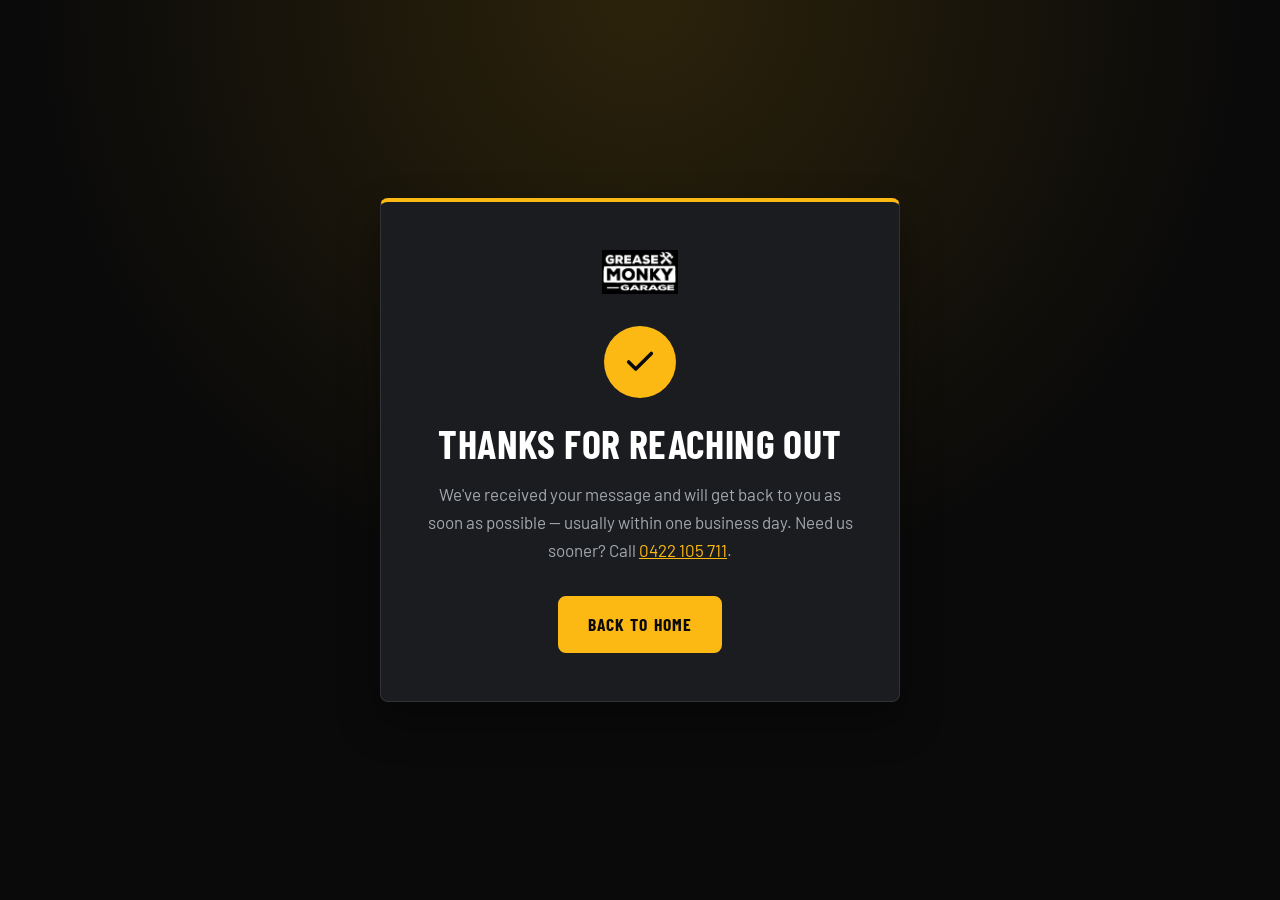
<file: thanks.html>
<!DOCTYPE html>
<html lang="en-AU">

<head>
    <meta charset="utf-8">
    <meta name="viewport" content="width=device-width, initial-scale=1">
    <title>Thank You | Grease Monky Garage</title>
    <meta name="robots" content="noindex">
    <meta name="description" content="Thanks for contacting Grease Monky Garage.">
    <link rel="icon" type="image/png" href="assets/img/icons/general-repair.png">
    <link rel="preconnect" href="https://fonts.googleapis.com">
    <link rel="preconnect" href="https://fonts.gstatic.com" crossorigin>
    <link rel="stylesheet" href="https://fonts.googleapis.com/css2?family=Barlow+Condensed:wght@600;700&amp;family=Barlow:wght@400;500;600;700&amp;display=swap">
    <link rel="stylesheet" href="assets/bootstrap/css/bootstrap.min.css">
    <link rel="stylesheet" href="assets/fonts/font-awesome.min.css">
    <link rel="stylesheet" href="assets/css/styles.css">
</head>

<body>
    <main class="thanks-page">
        <div class="thanks-card">
            <a href="index.html"><img class="site-logo" src="assets/img/brand/logo.jpg" alt="Grease Monky Garage – home" width="77" height="44"></a>
            <span class="thanks-icon">
                <svg width="34" height="34" viewBox="0 0 24 24" fill="none" stroke="#0a0a0a" stroke-width="2.5" stroke-linecap="round" stroke-linejoin="round" aria-hidden="true">
                    <polyline points="20 6 9 17 4 12"></polyline>
                </svg>
            </span>
            <h1 class="thanks-title">Thanks for reaching out</h1>
            <p class="thanks-text">We've received your message and will get back to you as soon as possible — usually within one business day. Need us sooner? Call <a href="tel:+61422105711">0422 105 711</a>.</p>
            <a href="index.html" class="btn btn-brand">Back to home</a>
        </div>
    </main>
</body>

</html>
</file>
<file: assets/css/styles.css>
/* ==========================================================================
   Grease Monky Garage - site styles
   Built on the Bootstrap 5.1 grid and collapse component; everything visual
   is defined here. Brand palette: black + yellow (#fdb913).

   1.  Tokens & base
   2.  Buttons
   3.  Header & navigation
   4.  Sections & headings
   5.  Home: hero
   6.  Home: about
   7.  Home: services
   8.  Home: team
   9.  Home: testimonials
   10. Home: contact & map
   11. Inner pages: page hero
   12. Garage services page
   13. Mobile services page
   14. Call-to-action band
   15. Footer
   16. Thank-you page
   ========================================================================== */


/* 1. Tokens & base
   ========================================================================== */

:root {
    --yellow: #fdb913;
    --yellow-light: #ffcb45;
    --black: #0a0a0a;
    --ink: #121315;
    --surface: #1a1c20;
    --surface-raised: #23262b;
    --line: rgba(255, 255, 255, 0.1);
    --text: #e6e7e9;
    --muted: #a3a8ae;
    --radius: 8px;
    --shadow: 0 20px 40px rgba(0, 0, 0, 0.35);
    --font-heading: "Barlow Condensed", "Arial Narrow", Arial, sans-serif;
    --font-body: "Barlow", system-ui, -apple-system, "Segoe UI", Roboto, sans-serif;
    --header-height: 76px;
}

html {
    scroll-padding-top: var(--header-height);
}

body {
    font-family: var(--font-body);
    font-size: 1.0625rem;
    line-height: 1.65;
    color: var(--text);
    background-color: var(--black);
    -webkit-font-smoothing: antialiased;
}

h1, h2, h3, h4, h5, h6 {
    font-family: var(--font-heading);
    font-weight: 700;
    line-height: 1.05;
    letter-spacing: 0.01em;
    text-transform: uppercase;
    color: #fff;
}

a {
    color: var(--yellow);
    transition: color 0.2s ease;
}

a:hover {
    color: var(--yellow-light);
}

::selection {
    color: var(--black);
    background: var(--yellow);
}

:focus-visible {
    outline: 3px solid var(--yellow);
    outline-offset: 3px;
}

img {
    max-width: 100%;
    height: auto;
}

.skip-link {
    position: absolute;
    top: -100px;
    left: 1rem;
    z-index: 2000;
    padding: 0.75rem 1.25rem;
    font-weight: 700;
    color: var(--black);
    background: var(--yellow);
    border-radius: var(--radius);
}

.skip-link:focus {
    top: 1rem;
    color: var(--black);
}

.text-yellow {
    color: var(--yellow);
}

/* Lists with yellow tick bullets. */
.check-list {
    display: grid;
    gap: 0.75rem;
    align-content: start;
    margin: 0;
    padding: 0;
    list-style: none;
}

.check-list li {
    display: flex;
    align-items: flex-start;
    gap: 0.75rem;
}

.check-list li::before {
    content: "";
    flex-shrink: 0;
    width: 22px;
    height: 22px;
    margin-top: 0.15em;
    background: var(--yellow) url("data:image/svg+xml,%3Csvg xmlns='http://www.w3.org/2000/svg' viewBox='0 0 16 16'%3E%3Cpath fill='%230a0a0a' d='M12.736 3.97a.733.733 0 0 1 1.047 0c.286.289.29.756.01 1.05L7.88 12.01a.733.733 0 0 1-1.065.02L3.217 8.384a.757.757 0 0 1 0-1.06.733.733 0 0 1 1.047 0l3.052 3.093 5.4-6.425a.247.247 0 0 1 .02-.022Z'/%3E%3C/svg%3E") center / 14px no-repeat;
    border-radius: 50%;
}


/* 2. Buttons
   ========================================================================== */

.btn {
    display: inline-flex;
    align-items: center;
    justify-content: center;
    gap: 0.6rem;
    padding: 0.85rem 1.75rem;
    font-family: var(--font-heading);
    font-size: 1.1rem;
    font-weight: 700;
    letter-spacing: 0.06em;
    text-transform: uppercase;
    border-width: 2px;
    border-radius: var(--radius);
    transition: background-color 0.2s ease, color 0.2s ease, border-color 0.2s ease, transform 0.2s ease;
}

.btn:hover {
    transform: translateY(-2px);
}

.btn:focus {
    box-shadow: none;
}

.btn-brand {
    color: var(--black);
    background-color: var(--yellow);
    border-color: var(--yellow);
}

.btn-brand:hover,
.btn-brand:focus {
    color: var(--black);
    background-color: var(--yellow-light);
    border-color: var(--yellow-light);
}

.btn-outline-white {
    color: #fff;
    background: transparent;
    border-color: rgba(255, 255, 255, 0.6);
}

.btn-outline-white:hover,
.btn-outline-white:focus {
    color: var(--black);
    background-color: #fff;
    border-color: #fff;
}

.btn-black {
    color: var(--yellow);
    background-color: var(--black);
    border-color: var(--black);
}

.btn-black:hover,
.btn-black:focus {
    color: var(--yellow);
    background-color: #262626;
    border-color: #262626;
}

.btn-outline-black {
    color: var(--black);
    background: transparent;
    border-color: var(--black);
}

.btn-outline-black:hover,
.btn-outline-black:focus {
    color: var(--yellow);
    background-color: var(--black);
}

.btn-sm {
    padding: 0.55rem 1.1rem;
    font-size: 1rem;
}

.link-arrow {
    display: inline-flex;
    align-items: center;
    gap: 0.5rem;
    font-family: var(--font-heading);
    font-size: 1.05rem;
    font-weight: 700;
    letter-spacing: 0.06em;
    text-transform: uppercase;
    text-decoration: none;
}

.link-arrow .fa {
    transition: transform 0.2s ease;
}

.link-arrow:hover .fa {
    transform: translateX(4px);
}


/* 3. Header & navigation
   ========================================================================== */

.site-header {
    position: sticky;
    top: 0;
    z-index: 1030;
    background-color: rgba(10, 10, 10, 0.94);
    border-bottom: 1px solid var(--line);
    backdrop-filter: blur(10px);
    -webkit-backdrop-filter: blur(10px);
}

.site-header .navbar {
    min-height: var(--header-height);
    padding: 0.75rem 0;
}

.site-logo {
    display: block;
    width: auto;
    height: 44px;
}

.site-header .navbar-toggler {
    padding: 0.4rem 0.6rem;
    border-color: rgba(255, 255, 255, 0.3);
}

.site-header .navbar-toggler:focus {
    box-shadow: 0 0 0 3px rgba(253, 185, 19, 0.5);
}

.site-header .navbar-nav .nav-link {
    position: relative;
    padding: 0.5rem 0;
    font-family: var(--font-heading);
    font-size: 1.1rem;
    font-weight: 600;
    letter-spacing: 0.06em;
    text-transform: uppercase;
    color: #d4d6d9;
}

.site-header .navbar-nav .nav-link:hover,
.site-header .navbar-nav .nav-link:focus,
.site-header .navbar-nav .nav-link.active {
    color: var(--yellow);
}

@media (min-width: 992px) {
    .site-header .navbar-nav .nav-link {
        margin: 0 1rem;
    }

    /* Yellow underline that grows in on hover / current page. */
    .site-header .navbar-nav .nav-link::after {
        content: "";
        position: absolute;
        left: 0;
        right: 0;
        bottom: 0.1rem;
        height: 2px;
        background: var(--yellow);
        transform: scaleX(0);
        transition: transform 0.25s ease;
    }

    .site-header .navbar-nav .nav-link:hover::after,
    .site-header .navbar-nav .nav-link.active::after {
        transform: scaleX(1);
    }
}

@media (max-width: 991.98px) {
    .site-header .navbar-nav {
        padding: 1rem 0 0.5rem;
    }

    .header-cta {
        margin-top: 0.75rem;
    }
}


/* 4. Sections & headings
   ========================================================================== */

.section {
    padding: 6rem 0;
}

.section-alt {
    background-color: var(--ink);
}

@media (max-width: 767.98px) {
    .section {
        padding: 4rem 0;
    }
}

.section-header {
    max-width: 720px;
    margin: 0 auto 3.5rem;
    text-align: center;
}

.section-header-start {
    margin-left: 0;
    text-align: left;
}

.section-title {
    margin-bottom: 1.25rem;
    font-size: clamp(2.5rem, 5vw, 3.5rem);
    color: var(--yellow);
}

/* Short yellow rule under every section title. */
.section-title::after {
    content: "";
    display: block;
    width: 56px;
    height: 4px;
    margin: 1rem auto 0;
    background: var(--yellow);
}

.section-header-start .section-title::after {
    margin-left: 0;
}

.section-lead {
    margin: 0;
    font-size: 1.15rem;
    color: var(--muted);
}

.eyebrow {
    display: inline-flex;
    align-items: center;
    gap: 0.75rem;
    margin-bottom: 1rem;
    font-family: var(--font-heading);
    font-size: 1rem;
    font-weight: 600;
    letter-spacing: 0.2em;
    text-transform: uppercase;
    color: var(--yellow);
}

.eyebrow::before {
    content: "";
    width: 32px;
    height: 2px;
    background: var(--yellow);
}


/* 5. Home: hero
   ========================================================================== */

.hero {
    position: relative;
    overflow: hidden;
    padding: 5rem 0 6rem;
    background:
        radial-gradient(circle at 85% 20%, rgba(253, 185, 19, 0.12), transparent 45%),
        var(--black);
}

.hero-title {
    margin-bottom: 1.5rem;
    font-size: clamp(3rem, 7vw, 5.25rem);
    line-height: 0.95;
}

.hero-title span {
    color: var(--yellow);
}

.hero-text {
    max-width: 34rem;
    margin-bottom: 2.25rem;
    font-size: 1.2rem;
    color: var(--muted);
}

.hero-actions {
    display: flex;
    flex-wrap: wrap;
    gap: 1rem;
}

@media (max-width: 575.98px) {
    .hero-actions .btn {
        flex: 1 1 100%;
    }
}

.hero-points {
    display: flex;
    flex-wrap: wrap;
    gap: 0.75rem 1.75rem;
    margin-top: 2.5rem;
    font-weight: 600;
    color: #fff;
}

.hero-media {
    position: relative;
    margin: 0 1.5rem 1.5rem 0;
}

/* Offset yellow frame behind the photo. */
.hero-media::before {
    content: "";
    position: absolute;
    inset: 1.5rem -1.5rem -1.5rem 1.5rem;
    border: 3px solid var(--yellow);
    border-radius: var(--radius);
}

.hero-media img {
    position: relative;
    display: block;
    width: 100%;
    aspect-ratio: 1 / 1;
    object-fit: cover;
    object-position: 70% center;
    border-radius: var(--radius);
    box-shadow: var(--shadow);
}

.hero-badge {
    position: absolute;
    left: -1.5rem;
    bottom: 2rem;
    display: flex;
    align-items: center;
    gap: 0.9rem;
    max-width: 260px;
    padding: 1rem 1.25rem;
    color: #fff;
    background: var(--black);
    border: 2px solid var(--yellow);
    border-radius: var(--radius);
    box-shadow: var(--shadow);
}

.hero-badge img {
    width: 44px;
    height: 44px;
}

.hero-badge strong {
    display: block;
    color: var(--yellow);
    font-family: var(--font-heading);
    font-size: 1.3rem;
    line-height: 1.05;
    text-transform: uppercase;
}

.hero-badge span {
    font-size: 0.9rem;
    font-weight: 500;
    color: #d4d6d9;
}

@media (max-width: 991.98px) {
    .hero {
        padding: 3.5rem 0 4.5rem;
    }

    .hero-media {
        margin-top: 3rem;
    }

    .hero-badge {
        left: 1rem;
    }
}


/* 6. Home: about
   ========================================================================== */

.about-media {
    position: relative;
}

.about-media img {
    display: block;
    width: 100%;
    aspect-ratio: 4 / 3;
    object-fit: cover;
    border-radius: var(--radius);
    box-shadow: var(--shadow);
}

.about-media::after {
    content: "";
    position: absolute;
    right: -0.75rem;
    bottom: -0.75rem;
    z-index: -1;
    width: 45%;
    height: 45%;
    background: var(--yellow);
    border-radius: var(--radius);
}

.about-media {
    isolation: isolate;
}

.about-text p {
    color: var(--muted);
}

.about-text .about-tagline {
    margin: 1.75rem 0 2rem;
    padding-left: 1.25rem;
    font-family: var(--font-heading);
    font-size: 1.6rem;
    font-weight: 700;
    line-height: 1.15;
    text-transform: uppercase;
    color: #fff;
    border-left: 4px solid var(--yellow);
}


/* 7. Home: services
   ========================================================================== */

.service-card {
    display: flex;
    flex-direction: column;
    height: 100%;
    padding: 2.25rem 1.75rem;
    background: var(--surface);
    border: 1px solid var(--line);
    border-radius: var(--radius);
    transition: transform 0.3s ease, border-color 0.3s ease, background-color 0.3s ease;
}

.service-card:hover {
    background: var(--surface-raised);
    border-color: var(--yellow);
    transform: translateY(-6px);
}

/* Coloured icon on a white disc; on hover the disc turns black and the
   reversed (white) icon fades in. */
.service-card-icon {
    position: relative;
    width: 88px;
    height: 88px;
    margin-bottom: 1.75rem;
    background: #fff;
    border: 2px solid #fff;
    border-radius: 50%;
    transition: background-color 0.3s ease, border-color 0.3s ease;
}

.service-card-icon img {
    position: absolute;
    inset: 0;
    width: 58px;
    height: 58px;
    margin: auto;
    transition: opacity 0.3s ease;
}

.service-card-icon .service-card-icon-hover,
.service-card:hover .service-card-icon img {
    opacity: 0;
}

.service-card:hover .service-card-icon {
    background: var(--black);
    border-color: var(--yellow);
}

.service-card:hover .service-card-icon .service-card-icon-hover {
    opacity: 1;
}

.service-card-title {
    margin-bottom: 0.75rem;
    font-size: 1.7rem;
}

.service-card-text {
    flex-grow: 1;
    margin-bottom: 1.5rem;
    color: var(--muted);
}


/* 8. Home: team
   ========================================================================== */

.team-card {
    height: 100%;
    overflow: hidden;
    background: var(--surface);
    border: 1px solid var(--line);
    border-radius: var(--radius);
    transition: border-color 0.3s ease;
}

.team-card:hover {
    border-color: var(--yellow);
}

.team-card-photo {
    display: block;
    width: 100%;
    aspect-ratio: 1 / 1;          
    object-fit: cover;
    object-position: center top;  
    border-bottom: 4px solid var(--yellow);
}


.team-card-body {
    padding: 1.75rem;
}

.team-card-name {
    margin: 0;
    font-size: 2rem;
}

.team-card-role {
    margin: 0.35rem 0 1.25rem;
    font-weight: 600;
    letter-spacing: 0.04em;
    text-transform: uppercase;
    color: var(--yellow);
}

.social-icons {
    display: flex;
    gap: 0.6rem;
}

.social-icons a {
    display: inline-flex;
    align-items: center;
    justify-content: center;
    width: 42px;
    height: 42px;
    font-size: 1.1rem;
    color: #fff;
    border: 1px solid var(--line);
    border-radius: 50%;
    transition: background-color 0.2s ease, color 0.2s ease, border-color 0.2s ease;
}

.social-icons a:hover {
    color: var(--black);
    background: var(--yellow);
    border-color: var(--yellow);
}


/* 9. Home: testimonials
   ========================================================================== */

.testimonial-card {
    display: flex;
    flex-direction: column;
    height: 100%;
    margin: 0;
    padding: 2rem;
    background: var(--surface);
    border: 1px solid var(--line);
    border-radius: var(--radius);
}

.testimonial-stars {
    margin-bottom: 1.25rem;
    letter-spacing: 0.2em;
    color: var(--yellow);
}

.testimonial-quote {
    flex-grow: 1;
    margin: 0 0 1.75rem;
    color: var(--text);
}

.testimonial-quote p {
    margin: 0;
}

.testimonial-author {
    display: flex;
    align-items: center;
    gap: 0.9rem;
    padding-top: 1.25rem;
    border-top: 1px solid var(--line);
}

.testimonial-initials {
    display: inline-flex;
    align-items: center;
    justify-content: center;
    flex-shrink: 0;
    width: 46px;
    height: 46px;
    font-family: var(--font-heading);
    font-size: 1.2rem;
    font-weight: 700;
    color: var(--black);
    background: var(--yellow);
    border-radius: 50%;
}

.testimonial-name {
    display: block;
    font-style: normal;
    font-weight: 700;
    color: #fff;
}

.testimonial-date {
    display: block;
    font-size: 0.9rem;
    color: var(--muted);
}


/* 10. Home: contact & map
   ========================================================================== */

.contact-form-card {
    padding: 2.5rem;
    color: #1d1f22;
    background: #fff;
    border-radius: var(--radius);
    box-shadow: var(--shadow);
}

.contact-form-card h3 {
    margin-bottom: 1.75rem;
    font-size: 2rem;
    color: var(--black);
}

.contact-form-card .form-label {
    font-weight: 600;
}

.contact-form-card .form-control,
.contact-form-card .form-select {
    padding: 0.75rem 1rem;
    font-size: 1rem;
    border-color: #cfd3d8;
    border-radius: 6px;
}

.contact-form-card .form-control:focus,
.contact-form-card .form-select:focus {
    border-color: var(--yellow);
    box-shadow: 0 0 0 0.25rem rgba(253, 185, 19, 0.35);
}

@media (max-width: 575.98px) {
    .contact-form-card {
        padding: 1.75rem 1.25rem;
    }
}

.contact-details {
    display: grid;
    gap: 1rem;
    margin: 0;
    padding: 0;
    list-style: none;
}

.contact-detail {
    display: flex;
    align-items: center;
    gap: 1.1rem;
    padding: 1.25rem 1.5rem;
    background: var(--surface);
    border: 1px solid var(--line);
    border-radius: var(--radius);
}

.contact-detail-icon {
    display: inline-flex;
    align-items: center;
    justify-content: center;
    flex-shrink: 0;
    width: 52px;
    height: 52px;
    font-size: 1.35rem;
    color: var(--black);
    background: var(--yellow);
    border-radius: 50%;
}

.contact-detail-label {
    display: block;
    font-family: var(--font-heading);
    font-size: 0.95rem;
    font-weight: 600;
    letter-spacing: 0.12em;
    text-transform: uppercase;
    color: var(--muted);
}

.contact-detail-value {
    font-size: 1.15rem;
    font-weight: 600;
    color: #fff;
    text-decoration: none;
    overflow-wrap: anywhere;
}

a.contact-detail-value:hover {
    color: var(--yellow);
}

.map-frame {
    overflow: hidden;
    border: 1px solid var(--line);
    border-radius: var(--radius);
    box-shadow: var(--shadow);
}

.map-frame iframe {
    display: block;
    width: 100%;
    height: 440px;
    border: 0;
}


/* 11. Inner pages: page hero
   ========================================================================== */

.page-hero {
    padding: 6.5rem 0 5.5rem;
    background:
        linear-gradient(90deg, rgba(10, 10, 10, 0.96) 0%, rgba(10, 10, 10, 0.82) 55%, rgba(10, 10, 10, 0.55) 100%),
        url("../img/page-banner.jpg") center / cover no-repeat;
    border-bottom: 4px solid var(--yellow);
}

.page-hero-title {
    margin-bottom: 1.25rem;
    font-size: clamp(3rem, 7vw, 5rem);
    line-height: 0.95;
}

.page-hero-title span {
    color: var(--yellow);
}

.page-hero-text {
    max-width: 40rem;
    margin-bottom: 2rem;
    font-size: 1.2rem;
    color: #c9ccd0;
}

@media (max-width: 767.98px) {
    .page-hero {
        padding: 4.5rem 0 4rem;
    }
}


/* 12. Garage services page
   ========================================================================== */

.garage-card {
    display: flex;
    flex-direction: column;
    height: 100%;
    overflow: hidden;
    background: var(--surface);
    border: 1px solid var(--line);
    border-radius: var(--radius);
    transition: transform 0.3s ease, border-color 0.3s ease;
}

.garage-card:hover {
    border-color: var(--yellow);
    transform: translateY(-6px);
}

.garage-card-media {
    overflow: hidden;
    aspect-ratio: 4 / 3;
}

.garage-card-media img {
    display: block;
    width: 100%;
    height: 100%;
    object-fit: cover;
    transition: transform 0.5s ease;
}

.garage-card:hover .garage-card-media img {
    transform: scale(1.05);
}

.garage-card-body {
    padding: 1.75rem;
}

.garage-card-title {
    margin-bottom: 0.75rem;
    font-size: 1.65rem;
    color: var(--yellow);
}

.garage-card-text {
    margin: 0;
    color: var(--muted);
}


/* 13. Mobile services page
   ========================================================================== */

.feature-row + .feature-row {
    margin-top: 5rem;
}

.feature-media img {
    display: block;
    width: 100%;
    aspect-ratio: 4 / 3;
    object-fit: cover;
    border-radius: var(--radius);
    box-shadow: var(--shadow);
}

.feature-index {
    display: block;
    margin-bottom: 0.5rem;
    font-family: var(--font-heading);
    font-size: 4.5rem;
    font-weight: 700;
    line-height: 1;
    color: transparent;
    -webkit-text-stroke: 1.5px var(--yellow);
}

.feature-title {
    margin-bottom: 1rem;
    font-size: clamp(2.25rem, 4vw, 3rem);
    color: var(--yellow);
}

.feature-text {
    margin-bottom: 1.75rem;
    font-size: 1.125rem;
    color: var(--muted);
}

@media (max-width: 991.98px) {
    .feature-row + .feature-row {
        margin-top: 3.5rem;
    }
}

.price-card {
    display: flex;
    flex-direction: column;
    height: 100%;
    padding: 2.25rem 2rem;
    background: var(--surface);
    border: 1px solid var(--line);
    border-radius: var(--radius);
}

.price-card-featured {
    background: var(--surface-raised);
    border: 2px solid var(--yellow);
    box-shadow: 0 0 0 4px rgba(253, 185, 19, 0.12), var(--shadow);
}

.price-card-name {
    margin-bottom: 1rem;
    font-size: 1.35rem;
    letter-spacing: 0.08em;
    color: var(--muted);
}

.price-card-price {
    margin-bottom: 1.5rem;
    padding-bottom: 1.5rem;
    font-family: var(--font-heading);
    font-size: 4rem;
    font-weight: 700;
    line-height: 1;
    color: #fff;
    border-bottom: 1px solid var(--line);
}

.price-card-price small {
    margin-right: 0.35rem;
    font-size: 1.1rem;
    font-weight: 600;
    letter-spacing: 0.08em;
    text-transform: uppercase;
    color: var(--yellow);
}

.price-card .check-list {
    flex-grow: 1;
    margin-bottom: 2rem;
}


/* 14. Call-to-action band
   ========================================================================== */

.cta-band {
    padding: 4rem 0;
    color: var(--black);
    background: var(--yellow);
}

.cta-band-title {
    margin: 0 0 0.5rem;
    font-size: clamp(2.25rem, 4vw, 3rem);
    color: var(--black);
}

.cta-band-text {
    margin: 0;
    font-size: 1.15rem;
    font-weight: 500;
    color: rgba(10, 10, 10, 0.8);
}

.cta-band-actions {
    display: flex;
    flex-wrap: wrap;
    gap: 1rem;
}

@media (min-width: 992px) {
    .cta-band-actions {
        justify-content: flex-end;
    }
}


/* 15. Footer
   ========================================================================== */

.site-footer {
    padding-top: 4.5rem;
    font-size: 1rem;
    color: var(--muted);
    background: #050505;
}

.footer-about {
    max-width: 22rem;
    margin: 1.25rem 0 1.5rem;
}

.footer-title {
    margin-bottom: 1.25rem;
    font-size: 1.3rem;
    letter-spacing: 0.06em;
}

.footer-links,
.footer-contact {
    display: grid;
    gap: 0.7rem;
    margin: 0;
    padding: 0;
    list-style: none;
}

.footer-links a,
.footer-contact a {
    color: var(--muted);
    text-decoration: none;
}

.footer-links a:hover,
.footer-contact a:hover {
    color: var(--yellow);
}

.footer-contact li {
    display: flex;
    gap: 0.75rem;
}

.footer-contact .fa {
    width: 1.1rem;
    margin-top: 0.3rem;
    color: var(--yellow);
    text-align: center;
}

.footer-bottom {
    margin-top: 3.5rem;
    padding: 1.5rem 0;
    font-size: 0.9rem;
    border-top: 1px solid var(--line);
}


/* 16. Thank-you page
   ========================================================================== */

.thanks-page {
    display: flex;
    align-items: center;
    justify-content: center;
    min-height: 100vh;
    padding: 2rem 1rem;
    background:
        radial-gradient(circle at 50% 0%, rgba(253, 185, 19, 0.14), transparent 55%),
        var(--black);
}

.thanks-card {
    width: 100%;
    max-width: 520px;
    padding: 3rem 2.5rem;
    text-align: center;
    background: var(--surface);
    border: 1px solid var(--line);
    border-top: 4px solid var(--yellow);
    border-radius: var(--radius);
    box-shadow: var(--shadow);
}

.thanks-card .site-logo {
    margin: 0 auto 2rem;
}

.thanks-icon {
    display: inline-flex;
    align-items: center;
    justify-content: center;
    width: 72px;
    height: 72px;
    margin-bottom: 1.5rem;
    background: var(--yellow);
    border-radius: 50%;
}

.thanks-title {
    margin-bottom: 1rem;
    font-size: 2.5rem;
}

.thanks-text {
    margin-bottom: 2rem;
    color: var(--muted);
}
</file>
